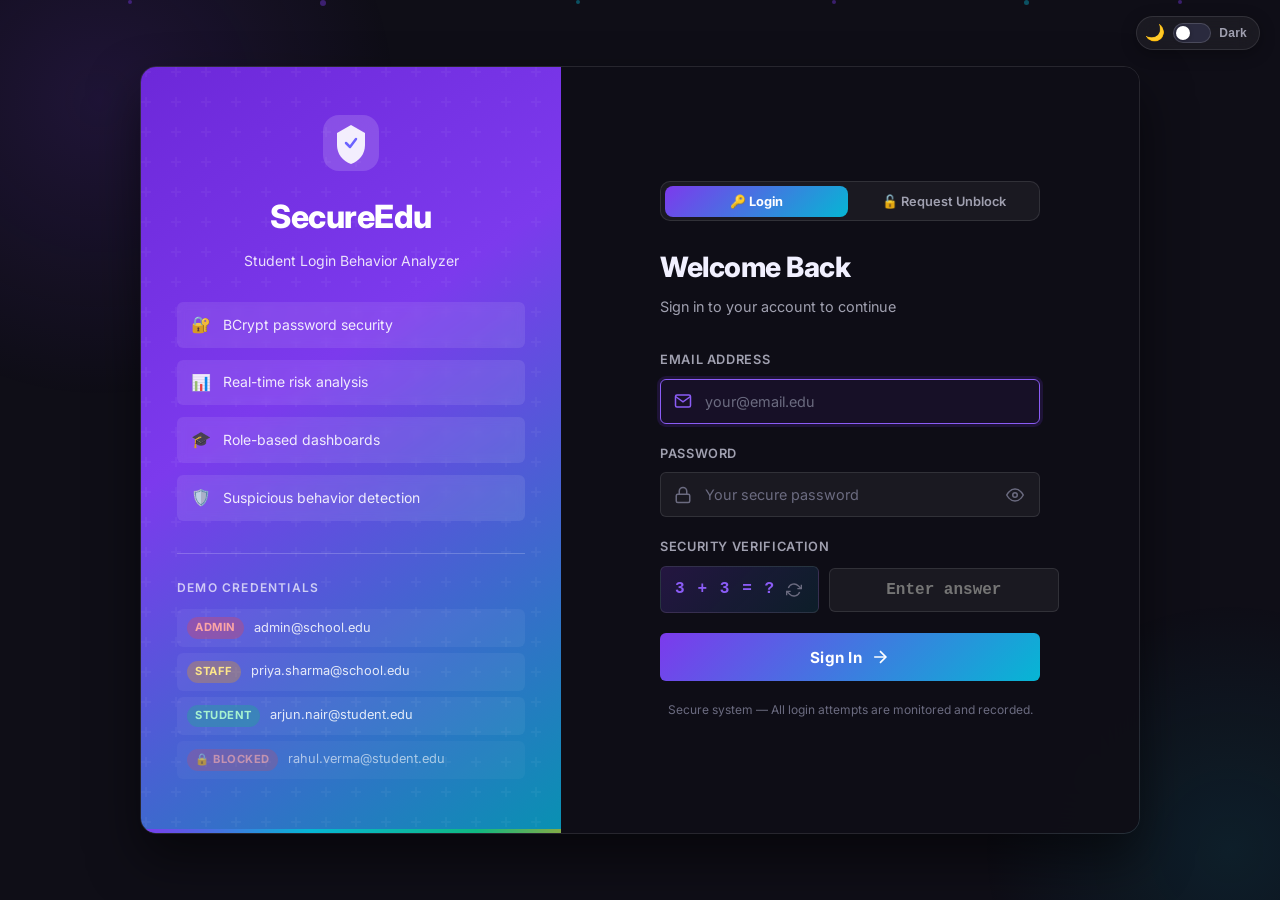
<file: frontend/index.html>
<!DOCTYPE html>
<html lang="en">
<head>
    <meta charset="UTF-8">
    <meta name="viewport" content="width=device-width, initial-scale=1.0">
    <title>SecureEdu — Student Login Behavior Analyzer</title>
    <meta name="description" content="Secure multi-role login system with behavior analytics.">
    <link rel="preconnect" href="https://fonts.googleapis.com">
    <link href="https://fonts.googleapis.com/css2?family=Inter:wght@300;400;500;600;700;800&display=swap" rel="stylesheet">
    <link rel="stylesheet" href="css/style.css">
    <style>
        /* ---- UNBLOCK PANEL ---- */
        .unblock-panel {
            margin-top: 20px;
            background: rgba(239,68,68,0.08);
            border: 1px solid rgba(239,68,68,0.3);
            border-radius: var(--radius-sm);
            overflow: hidden;
            animation: slideIn 0.35s ease;
        }
        .unblock-panel-header {
            padding: 14px 16px;
            background: rgba(239,68,68,0.12);
            display: flex; align-items: center; gap: 10px;
            cursor: pointer; user-select: none;
        }
        .unblock-panel-header h3 {
            font-size: 0.875rem; font-weight: 700;
            color: #f87171; flex: 1;
        }
        .unblock-panel-header .chevron {
            transition: transform 0.3s ease; color: #f87171; font-size: 1rem;
        }
        .unblock-panel-header.open .chevron { transform: rotate(180deg); }
        .unblock-panel-body {
            padding: 16px;
            border-top: 1px solid rgba(239,68,68,0.15);
            display: none;
        }
        .unblock-panel-body.open { display: block; }
        .unblock-panel-body p {
            font-size: 0.8rem; color: var(--text-secondary); margin-bottom: 12px; line-height: 1.5;
        }
        .unblock-panel-body textarea {
            width: 100%; padding: 10px 12px;
            background: var(--bg-card); border: 1px solid var(--border);
            border-radius: var(--radius-xs); color: var(--text-primary);
            font-family: inherit; font-size: 0.85rem;
            resize: vertical; min-height: 80px; outline: none;
            transition: var(--transition); margin-bottom: 10px;
        }
        .unblock-panel-body textarea:focus {
            border-color: #f87171; box-shadow: 0 0 0 3px rgba(239,68,68,0.15);
        }
        .btn-unblock-submit {
            width: 100%; padding: 10px; background: rgba(239,68,68,0.2);
            border: 1px solid rgba(239,68,68,0.4); border-radius: var(--radius-xs);
            color: #f87171; font-family: inherit; font-size: 0.875rem; font-weight: 700;
            cursor: pointer; transition: var(--transition); display: flex;
            align-items: center; justify-content: center; gap: 6px;
        }
        .btn-unblock-submit:hover { background: rgba(239,68,68,0.3); border-color: rgba(239,68,68,0.6); }
        .btn-unblock-submit:disabled { opacity: 0.6; cursor: not-allowed; }

        /* Extra color strips on brand panel */
        .brand-panel-strip {
            position: absolute; bottom: 0; left: 0; right: 0; height: 4px;
            background: linear-gradient(90deg, #7C3AED,#06B6D4,#10B981,#F59E0B,#EF4444,#7C3AED);
            background-size: 200% 100%; animation: rainbow-move 4s linear infinite;
        }
        @keyframes rainbow-move {
            0%   { background-position: 0% 0%; }
            100% { background-position: 200% 0%; }
        }
    </style>
</head>
<body class="login-page">

    <!-- Animated background -->
    <div class="bg-animation">
        <div class="particle"></div><div class="particle"></div><div class="particle"></div>
        <div class="particle"></div><div class="particle"></div><div class="particle"></div>
    </div>

    <!-- ===== LOGIN CONTAINER ===== -->
    <div class="login-wrapper">

        <!-- Left branding panel -->
        <div class="login-brand-panel">
            <div class="brand-panel-strip"></div>
            <div class="brand-content">
                <div class="brand-logo">
                    <svg width="56" height="56" viewBox="0 0 56 56" fill="none">
                        <rect width="56" height="56" rx="16" fill="rgba(255,255,255,0.15)"/>
                        <path d="M28 10L42 18V30C42 38.8 36.4 46.2 28 49C19.6 46.2 14 38.8 14 30V18L28 10Z" fill="white" fill-opacity="0.9"/>
                        <path d="M23 28L27 32L33 24" stroke="#6C63FF" stroke-width="2.5" stroke-linecap="round" stroke-linejoin="round"/>
                    </svg>
                </div>
                <h1 class="brand-title">SecureEdu</h1>
                <p class="brand-subtitle">Student Login Behavior Analyzer</p>

                <div class="brand-features">
                    <div class="feature-item"><span class="feature-icon">🔐</span><span>BCrypt password security</span></div>
                    <div class="feature-item"><span class="feature-icon">📊</span><span>Real-time risk analysis</span></div>
                    <div class="feature-item"><span class="feature-icon">🎓</span><span>Role-based dashboards</span></div>
                    <div class="feature-item"><span class="feature-icon">🛡️</span><span>Suspicious behavior detection</span></div>
                </div>

                <div class="demo-credentials">
                    <p class="cred-title">Demo Credentials</p>
                    <div class="cred-item" onclick="fillCredentials('admin@school.edu','Admin@123')">
                        <span class="cred-role admin">Admin</span>
                        <span class="cred-email">admin@school.edu</span>
                    </div>
                    <div class="cred-item" onclick="fillCredentials('priya.sharma@school.edu','Staff@123')">
                        <span class="cred-role staff">Staff</span>
                        <span class="cred-email">priya.sharma@school.edu</span>
                    </div>
                    <div class="cred-item" onclick="fillCredentials('arjun.nair@student.edu','Student@123')">
                        <span class="cred-role student">Student</span>
                        <span class="cred-email">arjun.nair@student.edu</span>
                    </div>
                    <div class="cred-item" onclick="fillCredentials('rahul.verma@student.edu','Student@123')" style="opacity:0.7;">
                        <span class="cred-role" style="background:rgba(239,68,68,0.3);color:#fca5a5;">🔒 Blocked</span>
                        <span class="cred-email">rahul.verma@student.edu</span>
                    </div>
                </div>
            </div>
        </div>

        <!-- Right form panel -->
        <div class="login-form-panel">
            <!-- TABS: Login | Request Unblock -->
            <div class="form-container">

                <!-- Tab switcher -->
                <div id="tabSwitcher" style="display:flex; gap:4px; margin-bottom:24px; background:var(--bg-card); border:1px solid var(--border); border-radius:10px; padding:4px;">
                    <button class="tab-btn active" id="tabLoginBtn" onclick="switchTab('login')" style="flex:1;padding:8px 12px;border:none;border-radius:8px;background:linear-gradient(135deg,var(--primary),var(--accent));color:#fff;font-family:inherit;font-size:0.8rem;font-weight:700;cursor:pointer;transition:var(--transition);">
                        🔑 Login
                    </button>
                    <button class="tab-btn" id="tabUnblockBtn" onclick="switchTab('unblock')" style="flex:1;padding:8px 12px;border:none;border-radius:8px;background:transparent;color:var(--text-secondary);font-family:inherit;font-size:0.8rem;font-weight:600;cursor:pointer;transition:var(--transition);">
                        🔓 Request Unblock
                    </button>
                </div>

                <!-- ====== TAB 1: LOGIN ====== -->
                <div id="tabLogin">
                    <div class="form-header">
                        <h2>Welcome Back</h2>
                        <p>Sign in to your account to continue</p>
                    </div>

                    <div id="alertBox" class="alert-box" style="display:none;"></div>

                    <form id="loginForm" novalidate>
                        <div class="form-group">
                            <label for="email">Email Address</label>
                            <div class="input-wrapper">
                                <svg class="input-icon" width="18" height="18" viewBox="0 0 24 24" fill="none" stroke="currentColor" stroke-width="2"><path d="M4 4h16c1.1 0 2 .9 2 2v12c0 1.1-.9 2-2 2H4c-1.1 0-2-.9-2-2V6c0-1.1.9-2 2-2z"/><polyline points="22,6 12,13 2,6"/></svg>
                                <input type="email" id="email" name="email" placeholder="your@email.edu" autocomplete="email" required oninput="checkBlockedEmail(this.value)">
                            </div>
                        </div>

                        <div class="form-group">
                            <label for="password">Password</label>
                            <div class="input-wrapper">
                                <svg class="input-icon" width="18" height="18" viewBox="0 0 24 24" fill="none" stroke="currentColor" stroke-width="2"><rect x="3" y="11" width="18" height="11" rx="2" ry="2"/><path d="M7 11V7a5 5 0 0 1 10 0v4"/></svg>
                                <input type="password" id="password" name="password" placeholder="Your secure password" autocomplete="current-password" required>
                                <button type="button" class="toggle-password" onclick="togglePassword()">
                                    <svg width="18" height="18" viewBox="0 0 24 24" fill="none" stroke="currentColor" stroke-width="2"><path d="M1 12s4-8 11-8 11 8 11 8-4 8-11 8-11-8-11-8z"/><circle cx="12" cy="12" r="3"/></svg>
                                </button>
                            </div>
                        </div>

                        <div class="form-group">
                            <label>Security Verification</label>
                            <div class="captcha-box">
                                <div class="captcha-question">
                                    <span id="captchaText" class="captcha-math"></span>
                                    <button type="button" class="captcha-refresh" onclick="generateCaptcha()" title="Refresh">
                                        <svg width="16" height="16" viewBox="0 0 24 24" fill="none" stroke="currentColor" stroke-width="2"><polyline points="23 4 23 10 17 10"/><polyline points="1 20 1 14 7 14"/><path d="M3.51 9a9 9 0 0 1 14.85-3.36L23 10M1 14l4.64 4.36A9 9 0 0 0 20.49 15"/></svg>
                                    </button>
                                </div>
                                <input type="text" id="captchaAnswer" name="captchaAnswer" placeholder="Enter answer" class="captcha-input" maxlength="4" required autocomplete="off">
                                <input type="hidden" id="captchaExpected" name="captchaExpected">
                            </div>
                        </div>

                        <button type="submit" class="btn-login" id="loginBtn">
                            <span id="loginBtnText">Sign In</span>
                            <svg class="btn-arrow" width="20" height="20" viewBox="0 0 24 24" fill="none" stroke="currentColor" stroke-width="2"><line x1="5" y1="12" x2="19" y2="12"/><polyline points="12 5 19 12 12 19"/></svg>
                        </button>
                    </form>

                    <!-- Score bar -->
                    <div id="scoreIndicator" class="score-indicator" style="display:none;">
                        <div class="score-label">
                            <span>Login Score</span><span id="scoreValue">100</span>
                        </div>
                        <div class="score-bar"><div id="scoreBar" class="score-fill" style="width:100%"></div></div>
                    </div>

                    <!-- Quick unblock hint — shown when blocked email detected -->
                    <div id="blockedHint" style="display:none; margin-top:16px; padding:12px 14px; background:rgba(239,68,68,0.1); border:1px solid rgba(239,68,68,0.25); border-radius:8px; font-size:0.8rem; color:#f87171; animation:slideIn 0.3s ease;">
                        <strong>🔒 Account Blocked?</strong><br>
                        <span style="color:var(--text-secondary);">This email is blocked. </span>
                        <a href="#" onclick="switchTab('unblock'); document.getElementById('unblockEmail').value=document.getElementById('email').value; return false;" style="color:#f87171; font-weight:600; text-decoration:underline;">Request Unblock →</a>
                    </div>

                    <div class="form-footer">
                        <p>Secure system — All login attempts are monitored and recorded.</p>
                    </div>
                </div>

                <!-- ====== TAB 2: REQUEST UNBLOCK ====== -->
                <div id="tabUnblock" style="display:none;">
                    <div class="form-header">
                        <h2 style="color:#f87171;">🔓 Request Unblock</h2>
                        <p>Blocked students can submit an unblock request to their staff.</p>
                    </div>

                    <div id="unblockAlert" class="alert-box" style="display:none;"></div>
                    <div id="unblockSuccess" style="display:none; text-align:center; padding:24px;">
                        <div style="font-size:3rem; margin-bottom:12px;">✅</div>
                        <div style="font-size:1.1rem; font-weight:700; color:var(--success); margin-bottom:8px;">Request Submitted!</div>
                        <p style="font-size:0.875rem; color:var(--text-secondary);">Your unblock request has been sent to the staff. You will be able to login once they approve it.</p>
                        <button class="btn-login" onclick="switchTab('login')" style="margin-top:16px; background:linear-gradient(135deg,#10B981,#06B6D4);">Back to Login</button>
                    </div>

                    <form id="unblockForm" novalidate>
                        <div class="form-group">
                            <label for="unblockEmail">Your Student Email</label>
                            <div class="input-wrapper">
                                <svg class="input-icon" width="18" height="18" viewBox="0 0 24 24" fill="none" stroke="currentColor" stroke-width="2"><path d="M4 4h16c1.1 0 2 .9 2 2v12c0 1.1-.9 2-2 2H4c-1.1 0-2-.9-2-2V6c0-1.1.9-2 2-2z"/><polyline points="22,6 12,13 2,6"/></svg>
                                <input type="email" id="unblockEmail" placeholder="your@student.edu" required autocomplete="email">
                            </div>
                        </div>

                        <div class="form-group">
                            <label for="unblockReason">Reason for Unblock Request</label>
                            <textarea id="unblockReason" style="width:100%; padding:12px 14px; background:var(--bg-card); border:1px solid var(--border); border-radius:var(--radius-xs); color:var(--text-primary); font-family:inherit; font-size:0.875rem; resize:vertical; min-height:90px; outline:none;" placeholder="Explain why your account should be unblocked. E.g.: I accidentally entered the wrong password multiple times. I am requesting reinstatement..."></textarea>
                        </div>

                        <button type="submit" class="btn-login" id="unblockBtn" style="background:linear-gradient(135deg,#EF4444,#F59E0B);">
                            <span id="unblockBtnText">📩 Send Unblock Request</span>
                        </button>

                        <div style="margin-top:14px; text-align:center;">
                            <a href="#" onclick="switchTab('login'); return false;" style="font-size:0.8rem; color:var(--text-muted);">← Back to Login</a>
                        </div>
                    </form>

                    <div class="form-footer" style="margin-top:16px;">
                        <p>Only blocked student accounts can submit unblock requests. Staff and admin accounts should contact the system administrator.</p>
                    </div>
                </div>

            </div>
        </div>
    </div>

    <script src="js/config.js"></script>
    <script src="js/ui-utils.js"></script>
    <script>
    // ============================================================
    // CAPTCHA
    // ============================================================
    function generateCaptcha() {
        const ops = ['+', '-', '×'];
        const op = ops[Math.floor(Math.random() * ops.length)];
        let a, b, answer;
        switch(op) {
            case '+': a=rand(1,15); b=rand(1,15); answer=a+b; break;
            case '-': a=rand(5,20); b=rand(1,a);  answer=a-b; break;
            case '×': a=rand(2,9);  b=rand(2,9);  answer=a*b; break;
        }
        document.getElementById('captchaText').textContent = `${a} ${op} ${b} = ?`;
        document.getElementById('captchaExpected').value = answer;
        document.getElementById('captchaAnswer').value = '';
    }
    function rand(min, max) { return Math.floor(Math.random()*(max-min+1))+min; }

    // ============================================================
    // TAB SWITCHER
    // ============================================================
    function switchTab(tab) {
        const loginTab   = document.getElementById('tabLogin');
        const unblockTab = document.getElementById('tabUnblock');
        const loginBtn   = document.getElementById('tabLoginBtn');
        const unbBtn     = document.getElementById('tabUnblockBtn');

        if (tab === 'login') {
            loginTab.style.display   = 'block';
            unblockTab.style.display = 'none';
            loginBtn.style.background = 'linear-gradient(135deg,var(--primary),var(--accent))';
            loginBtn.style.color = '#fff';
            unbBtn.style.background = 'transparent';
            unbBtn.style.color = 'var(--text-secondary)';
        } else {
            loginTab.style.display   = 'none';
            unblockTab.style.display = 'block';
            unbBtn.style.background = 'linear-gradient(135deg,#EF4444,#F59E0B)';
            unbBtn.style.color = '#fff';
            loginBtn.style.background = 'transparent';
            loginBtn.style.color = 'var(--text-secondary)';
        }
    }

    // ============================================================
    // CHECK IF EMAIL IS BLOCKED (live check as user types)
    // ============================================================
    let blockCheckTimer = null;
    function checkBlockedEmail(email) {
        clearTimeout(blockCheckTimer);
        const hint = document.getElementById('blockedHint');
        if (!email || !email.includes('@')) { hint.style.display='none'; return; }
        blockCheckTimer = setTimeout(async () => {
            try {
                const r = await fetch(`${window.ENV.API_BASE_URL}/api/public-unblock?email=${encodeURIComponent(email)}`, { credentials: 'include' });
                const d = await r.json();
                hint.style.display = d.blocked ? 'block' : 'none';
            } catch(e) { hint.style.display = 'none'; }
        }, 600);
    }

    // ============================================================
    // FILL CREDENTIALS
    // ============================================================
    function fillCredentials(email, password) {
        document.getElementById('email').value    = email;
        document.getElementById('password').value = password;
        document.getElementById('captchaAnswer').focus();
        showAlert('Credentials filled! Enter the CAPTCHA to login.', 'info');
        checkBlockedEmail(email);
    }

    function togglePassword() {
        const p = document.getElementById('password');
        p.type = p.type === 'password' ? 'text' : 'password';
    }

    // ============================================================
    // ALERT
    // ============================================================
    function showAlert(message, type, boxId='alertBox') {
        const box = document.getElementById(boxId);
        const icons = { error:'⛔', success:'✅', warning:'⚠️', info:'ℹ️', blocked:'🔒' };
        box.innerHTML = `<span class="alert-icon">${icons[type]||'ℹ️'}</span> ${message}`;
        box.className = `alert-box ${type}`;
        box.style.display = 'flex';
        if (type==='success'||type==='info') setTimeout(()=>{ box.style.display='none'; }, 5000);
    }

    function updateScoreBar(score) {
        const ind = document.getElementById('scoreIndicator');
        const bar = document.getElementById('scoreBar');
        const val = document.getElementById('scoreValue');
        ind.style.display = 'block';
        val.textContent = score+'/100';
        bar.style.width = score+'%';
        bar.style.background = score>60 ? 'linear-gradient(90deg,#22c55e,#4ade80)'
                             : score>30 ? 'linear-gradient(90deg,#f59e0b,#fbbf24)'
                             :            'linear-gradient(90deg,#ef4444,#f87171)';
    }

    // ============================================================
    // LOGIN FORM SUBMIT
    // ============================================================
    document.getElementById('loginForm').addEventListener('submit', async function(e) {
        e.preventDefault();
        const btn = document.getElementById('loginBtn');
        const txt = document.getElementById('loginBtnText');
        document.getElementById('alertBox').style.display = 'none';
        btn.disabled = true; txt.textContent = 'Signing in...'; btn.classList.add('loading');

        const params = new URLSearchParams(new FormData(this));
        try {
            const resp = await fetch(`${window.ENV.API_BASE_URL}/login`, { method:'POST', credentials: 'include', headers:{'Content-Type':'application/x-www-form-urlencoded'}, body:params.toString() });
            if (resp.redirected) { showAlert('Login successful! Redirecting...','success'); window.location.href=resp.url; return; }
            const data = await resp.json();
            if (data.success) {
                showAlert('Login successful! Redirecting...','success');
                window.location.href = data.redirect || './';
            } else {
                const type = (data.errorType==='blocked'||data.errorType==='auto_blocked') ? 'blocked' : 'error';
                showAlert(data.message, type);
                const m = data.message.match(/Login score: (\d+)/);
                if (m) updateScoreBar(parseInt(m[1]));
                // Auto-show unblock hint if blocked
                if (type === 'blocked') document.getElementById('blockedHint').style.display = 'block';
                generateCaptcha();
            }
        } catch(err) {
            showAlert('Connection error. Please try again.','error');
        } finally {
            btn.disabled=false; txt.textContent='Sign In'; btn.classList.remove('loading');
        }
    });

    // ============================================================
    // UNBLOCK FORM SUBMIT
    // ============================================================
    document.getElementById('unblockForm').addEventListener('submit', async function(e) {
        e.preventDefault();
        const email  = document.getElementById('unblockEmail').value.trim();
        const reason = document.getElementById('unblockReason').value.trim();
        if (!email) { showAlert('Please enter your email address','error','unblockAlert'); return; }

        const btn = document.getElementById('unblockBtn');
        const txt = document.getElementById('unblockBtnText');
        btn.disabled=true; txt.textContent='Sending...';
        document.getElementById('unblockAlert').style.display='none';

        try {
            const resp = await fetch(`${window.ENV.API_BASE_URL}/api/public-unblock`, {
                method:'POST',
                credentials: 'include',
                headers:{'Content-Type':'application/x-www-form-urlencoded'},
                body:`email=${encodeURIComponent(email)}&reason=${encodeURIComponent(reason)}`
            });
            const data = await resp.json();
            if (data.success) {
                document.getElementById('unblockForm').style.display   = 'none';
                document.getElementById('unblockSuccess').style.display = 'block';
            } else {
                showAlert(data.message,'error','unblockAlert');
            }
        } catch(err) {
            showAlert('Connection error. Please try again.','error','unblockAlert');
        } finally {
            btn.disabled=false; txt.textContent='📩 Send Unblock Request';
        }
    });

    // ============================================================
    // INIT
    // ============================================================
    document.addEventListener('DOMContentLoaded', function() {
        generateCaptcha();
        document.getElementById('email').focus();
    });
    </script>
</body>
</html>
</file>
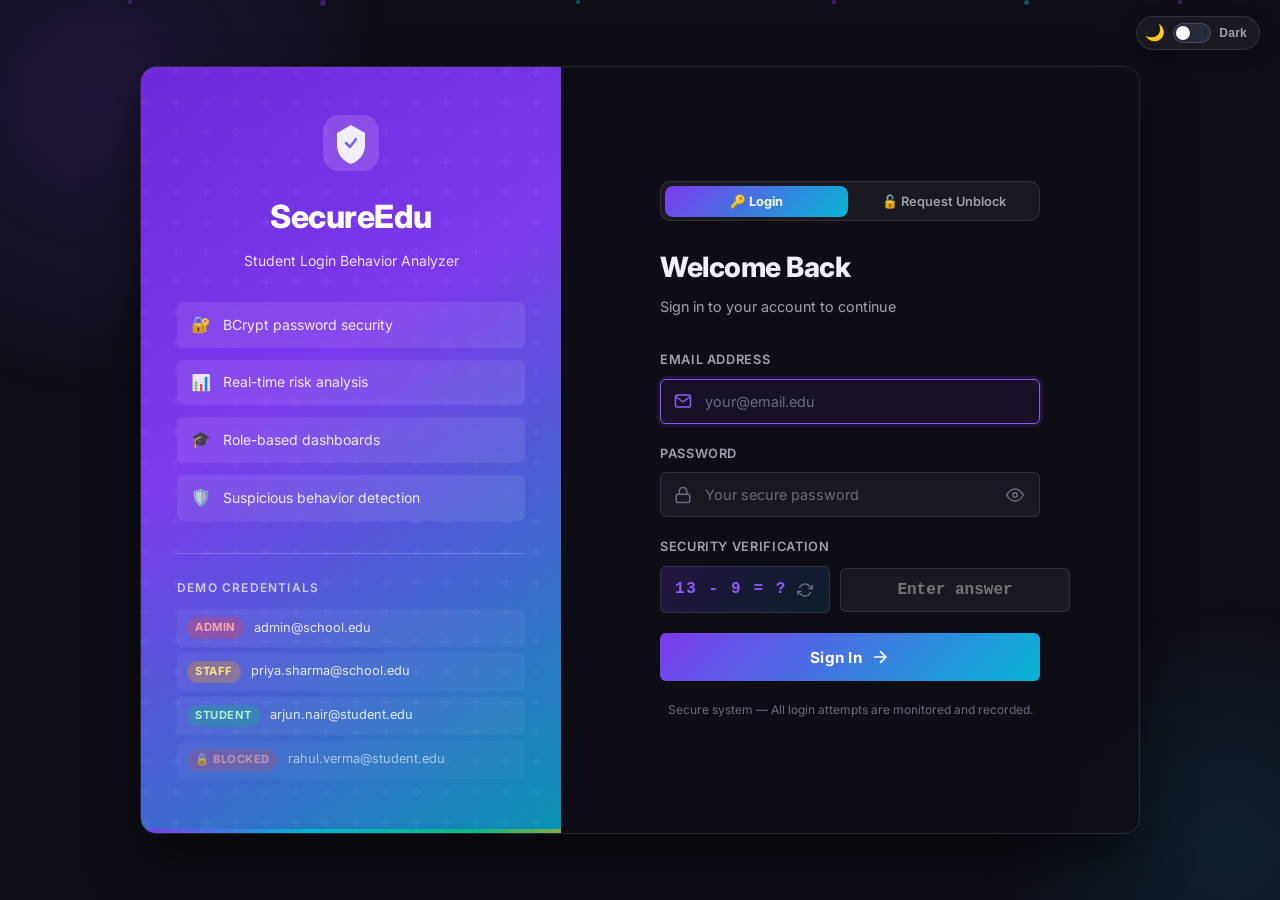
<file: src/main/webapp/index.html>
<!DOCTYPE html>
<html lang="en">
<head>
    <meta charset="UTF-8">
    <meta name="viewport" content="width=device-width, initial-scale=1.0">
    <title>SecureEdu — Student Login Behavior Analyzer</title>
    <meta name="description" content="Secure multi-role login system with behavior analytics.">
    <link rel="preconnect" href="https://fonts.googleapis.com">
    <link href="https://fonts.googleapis.com/css2?family=Inter:wght@300;400;500;600;700;800&display=swap" rel="stylesheet">
    <link rel="stylesheet" href="css/style.css">
    <style>
        /* ---- UNBLOCK PANEL ---- */
        .unblock-panel {
            margin-top: 20px;
            background: rgba(239,68,68,0.08);
            border: 1px solid rgba(239,68,68,0.3);
            border-radius: var(--radius-sm);
            overflow: hidden;
            animation: slideIn 0.35s ease;
        }
        .unblock-panel-header {
            padding: 14px 16px;
            background: rgba(239,68,68,0.12);
            display: flex; align-items: center; gap: 10px;
            cursor: pointer; user-select: none;
        }
        .unblock-panel-header h3 {
            font-size: 0.875rem; font-weight: 700;
            color: #f87171; flex: 1;
        }
        .unblock-panel-header .chevron {
            transition: transform 0.3s ease; color: #f87171; font-size: 1rem;
        }
        .unblock-panel-header.open .chevron { transform: rotate(180deg); }
        .unblock-panel-body {
            padding: 16px;
            border-top: 1px solid rgba(239,68,68,0.15);
            display: none;
        }
        .unblock-panel-body.open { display: block; }
        .unblock-panel-body p {
            font-size: 0.8rem; color: var(--text-secondary); margin-bottom: 12px; line-height: 1.5;
        }
        .unblock-panel-body textarea {
            width: 100%; padding: 10px 12px;
            background: var(--bg-card); border: 1px solid var(--border);
            border-radius: var(--radius-xs); color: var(--text-primary);
            font-family: inherit; font-size: 0.85rem;
            resize: vertical; min-height: 80px; outline: none;
            transition: var(--transition); margin-bottom: 10px;
        }
        .unblock-panel-body textarea:focus {
            border-color: #f87171; box-shadow: 0 0 0 3px rgba(239,68,68,0.15);
        }
        .btn-unblock-submit {
            width: 100%; padding: 10px; background: rgba(239,68,68,0.2);
            border: 1px solid rgba(239,68,68,0.4); border-radius: var(--radius-xs);
            color: #f87171; font-family: inherit; font-size: 0.875rem; font-weight: 700;
            cursor: pointer; transition: var(--transition); display: flex;
            align-items: center; justify-content: center; gap: 6px;
        }
        .btn-unblock-submit:hover { background: rgba(239,68,68,0.3); border-color: rgba(239,68,68,0.6); }
        .btn-unblock-submit:disabled { opacity: 0.6; cursor: not-allowed; }

        /* Extra color strips on brand panel */
        .brand-panel-strip {
            position: absolute; bottom: 0; left: 0; right: 0; height: 4px;
            background: linear-gradient(90deg, #7C3AED,#06B6D4,#10B981,#F59E0B,#EF4444,#7C3AED);
            background-size: 200% 100%; animation: rainbow-move 4s linear infinite;
        }
        @keyframes rainbow-move {
            0%   { background-position: 0% 0%; }
            100% { background-position: 200% 0%; }
        }
    </style>
</head>
<body class="login-page">

    <!-- Animated background -->
    <div class="bg-animation">
        <div class="particle"></div><div class="particle"></div><div class="particle"></div>
        <div class="particle"></div><div class="particle"></div><div class="particle"></div>
    </div>

    <!-- ===== LOGIN CONTAINER ===== -->
    <div class="login-wrapper">

        <!-- Left branding panel -->
        <div class="login-brand-panel">
            <div class="brand-panel-strip"></div>
            <div class="brand-content">
                <div class="brand-logo">
                    <svg width="56" height="56" viewBox="0 0 56 56" fill="none">
                        <rect width="56" height="56" rx="16" fill="rgba(255,255,255,0.15)"/>
                        <path d="M28 10L42 18V30C42 38.8 36.4 46.2 28 49C19.6 46.2 14 38.8 14 30V18L28 10Z" fill="white" fill-opacity="0.9"/>
                        <path d="M23 28L27 32L33 24" stroke="#6C63FF" stroke-width="2.5" stroke-linecap="round" stroke-linejoin="round"/>
                    </svg>
                </div>
                <h1 class="brand-title">SecureEdu</h1>
                <p class="brand-subtitle">Student Login Behavior Analyzer</p>

                <div class="brand-features">
                    <div class="feature-item"><span class="feature-icon">🔐</span><span>BCrypt password security</span></div>
                    <div class="feature-item"><span class="feature-icon">📊</span><span>Real-time risk analysis</span></div>
                    <div class="feature-item"><span class="feature-icon">🎓</span><span>Role-based dashboards</span></div>
                    <div class="feature-item"><span class="feature-icon">🛡️</span><span>Suspicious behavior detection</span></div>
                </div>

                <div class="demo-credentials">
                    <p class="cred-title">Demo Credentials</p>
                    <div class="cred-item" onclick="fillCredentials('admin@school.edu','Admin@123')">
                        <span class="cred-role admin">Admin</span>
                        <span class="cred-email">admin@school.edu</span>
                    </div>
                    <div class="cred-item" onclick="fillCredentials('priya.sharma@school.edu','Staff@123')">
                        <span class="cred-role staff">Staff</span>
                        <span class="cred-email">priya.sharma@school.edu</span>
                    </div>
                    <div class="cred-item" onclick="fillCredentials('arjun.nair@student.edu','Student@123')">
                        <span class="cred-role student">Student</span>
                        <span class="cred-email">arjun.nair@student.edu</span>
                    </div>
                    <div class="cred-item" onclick="fillCredentials('rahul.verma@student.edu','Student@123')" style="opacity:0.7;">
                        <span class="cred-role" style="background:rgba(239,68,68,0.3);color:#fca5a5;">🔒 Blocked</span>
                        <span class="cred-email">rahul.verma@student.edu</span>
                    </div>
                </div>
            </div>
        </div>

        <!-- Right form panel -->
        <div class="login-form-panel">
            <!-- TABS: Login | Request Unblock -->
            <div class="form-container">

                <!-- Tab switcher -->
                <div id="tabSwitcher" style="display:flex; gap:4px; margin-bottom:24px; background:var(--bg-card); border:1px solid var(--border); border-radius:10px; padding:4px;">
                    <button class="tab-btn active" id="tabLoginBtn" onclick="switchTab('login')" style="flex:1;padding:8px 12px;border:none;border-radius:8px;background:linear-gradient(135deg,var(--primary),var(--accent));color:#fff;font-family:inherit;font-size:0.8rem;font-weight:700;cursor:pointer;transition:var(--transition);">
                        🔑 Login
                    </button>
                    <button class="tab-btn" id="tabUnblockBtn" onclick="switchTab('unblock')" style="flex:1;padding:8px 12px;border:none;border-radius:8px;background:transparent;color:var(--text-secondary);font-family:inherit;font-size:0.8rem;font-weight:600;cursor:pointer;transition:var(--transition);">
                        🔓 Request Unblock
                    </button>
                </div>

                <!-- ====== TAB 1: LOGIN ====== -->
                <div id="tabLogin">
                    <div class="form-header">
                        <h2>Welcome Back</h2>
                        <p>Sign in to your account to continue</p>
                    </div>

                    <div id="alertBox" class="alert-box" style="display:none;"></div>

                    <form id="loginForm" novalidate>
                        <div class="form-group">
                            <label for="email">Email Address</label>
                            <div class="input-wrapper">
                                <svg class="input-icon" width="18" height="18" viewBox="0 0 24 24" fill="none" stroke="currentColor" stroke-width="2"><path d="M4 4h16c1.1 0 2 .9 2 2v12c0 1.1-.9 2-2 2H4c-1.1 0-2-.9-2-2V6c0-1.1.9-2 2-2z"/><polyline points="22,6 12,13 2,6"/></svg>
                                <input type="email" id="email" name="email" placeholder="your@email.edu" autocomplete="email" required oninput="checkBlockedEmail(this.value)">
                            </div>
                        </div>

                        <div class="form-group">
                            <label for="password">Password</label>
                            <div class="input-wrapper">
                                <svg class="input-icon" width="18" height="18" viewBox="0 0 24 24" fill="none" stroke="currentColor" stroke-width="2"><rect x="3" y="11" width="18" height="11" rx="2" ry="2"/><path d="M7 11V7a5 5 0 0 1 10 0v4"/></svg>
                                <input type="password" id="password" name="password" placeholder="Your secure password" autocomplete="current-password" required>
                                <button type="button" class="toggle-password" onclick="togglePassword()">
                                    <svg width="18" height="18" viewBox="0 0 24 24" fill="none" stroke="currentColor" stroke-width="2"><path d="M1 12s4-8 11-8 11 8 11 8-4 8-11 8-11-8-11-8z"/><circle cx="12" cy="12" r="3"/></svg>
                                </button>
                            </div>
                        </div>

                        <div class="form-group">
                            <label>Security Verification</label>
                            <div class="captcha-box">
                                <div class="captcha-question">
                                    <span id="captchaText" class="captcha-math"></span>
                                    <button type="button" class="captcha-refresh" onclick="generateCaptcha()" title="Refresh">
                                        <svg width="16" height="16" viewBox="0 0 24 24" fill="none" stroke="currentColor" stroke-width="2"><polyline points="23 4 23 10 17 10"/><polyline points="1 20 1 14 7 14"/><path d="M3.51 9a9 9 0 0 1 14.85-3.36L23 10M1 14l4.64 4.36A9 9 0 0 0 20.49 15"/></svg>
                                    </button>
                                </div>
                                <input type="text" id="captchaAnswer" name="captchaAnswer" placeholder="Enter answer" class="captcha-input" maxlength="4" required autocomplete="off">
                                <input type="hidden" id="captchaExpected" name="captchaExpected">
                            </div>
                        </div>

                        <button type="submit" class="btn-login" id="loginBtn">
                            <span id="loginBtnText">Sign In</span>
                            <svg class="btn-arrow" width="20" height="20" viewBox="0 0 24 24" fill="none" stroke="currentColor" stroke-width="2"><line x1="5" y1="12" x2="19" y2="12"/><polyline points="12 5 19 12 12 19"/></svg>
                        </button>
                    </form>

                    <!-- Score bar -->
                    <div id="scoreIndicator" class="score-indicator" style="display:none;">
                        <div class="score-label">
                            <span>Login Score</span><span id="scoreValue">100</span>
                        </div>
                        <div class="score-bar"><div id="scoreBar" class="score-fill" style="width:100%"></div></div>
                    </div>

                    <!-- Quick unblock hint — shown when blocked email detected -->
                    <div id="blockedHint" style="display:none; margin-top:16px; padding:12px 14px; background:rgba(239,68,68,0.1); border:1px solid rgba(239,68,68,0.25); border-radius:8px; font-size:0.8rem; color:#f87171; animation:slideIn 0.3s ease;">
                        <strong>🔒 Account Blocked?</strong><br>
                        <span style="color:var(--text-secondary);">This email is blocked. </span>
                        <a href="#" onclick="switchTab('unblock'); document.getElementById('unblockEmail').value=document.getElementById('email').value; return false;" style="color:#f87171; font-weight:600; text-decoration:underline;">Request Unblock →</a>
                    </div>

                    <div class="form-footer">
                        <p>Secure system — All login attempts are monitored and recorded.</p>
                    </div>
                </div>

                <!-- ====== TAB 2: REQUEST UNBLOCK ====== -->
                <div id="tabUnblock" style="display:none;">
                    <div class="form-header">
                        <h2 style="color:#f87171;">🔓 Request Unblock</h2>
                        <p>Blocked students can submit an unblock request to their staff.</p>
                    </div>

                    <div id="unblockAlert" class="alert-box" style="display:none;"></div>
                    <div id="unblockSuccess" style="display:none; text-align:center; padding:24px;">
                        <div style="font-size:3rem; margin-bottom:12px;">✅</div>
                        <div style="font-size:1.1rem; font-weight:700; color:var(--success); margin-bottom:8px;">Request Submitted!</div>
                        <p style="font-size:0.875rem; color:var(--text-secondary);">Your unblock request has been sent to the staff. You will be able to login once they approve it.</p>
                        <button class="btn-login" onclick="switchTab('login')" style="margin-top:16px; background:linear-gradient(135deg,#10B981,#06B6D4);">Back to Login</button>
                    </div>

                    <form id="unblockForm" novalidate>
                        <div class="form-group">
                            <label for="unblockEmail">Your Student Email</label>
                            <div class="input-wrapper">
                                <svg class="input-icon" width="18" height="18" viewBox="0 0 24 24" fill="none" stroke="currentColor" stroke-width="2"><path d="M4 4h16c1.1 0 2 .9 2 2v12c0 1.1-.9 2-2 2H4c-1.1 0-2-.9-2-2V6c0-1.1.9-2 2-2z"/><polyline points="22,6 12,13 2,6"/></svg>
                                <input type="email" id="unblockEmail" placeholder="your@student.edu" required autocomplete="email">
                            </div>
                        </div>

                        <div class="form-group">
                            <label for="unblockReason">Reason for Unblock Request</label>
                            <textarea id="unblockReason" style="width:100%; padding:12px 14px; background:var(--bg-card); border:1px solid var(--border); border-radius:var(--radius-xs); color:var(--text-primary); font-family:inherit; font-size:0.875rem; resize:vertical; min-height:90px; outline:none;" placeholder="Explain why your account should be unblocked. E.g.: I accidentally entered the wrong password multiple times. I am requesting reinstatement..."></textarea>
                        </div>

                        <button type="submit" class="btn-login" id="unblockBtn" style="background:linear-gradient(135deg,#EF4444,#F59E0B);">
                            <span id="unblockBtnText">📩 Send Unblock Request</span>
                        </button>

                        <div style="margin-top:14px; text-align:center;">
                            <a href="#" onclick="switchTab('login'); return false;" style="font-size:0.8rem; color:var(--text-muted);">← Back to Login</a>
                        </div>
                    </form>

                    <div class="form-footer" style="margin-top:16px;">
                        <p>Only blocked student accounts can submit unblock requests. Staff and admin accounts should contact the system administrator.</p>
                    </div>
                </div>

            </div>
        </div>
    </div>

    <script src="js/ui-utils.js"></script>
    <script>
    // ============================================================
    // CAPTCHA
    // ============================================================
    function generateCaptcha() {
        const ops = ['+', '-', '×'];
        const op = ops[Math.floor(Math.random() * ops.length)];
        let a, b, answer;
        switch(op) {
            case '+': a=rand(1,15); b=rand(1,15); answer=a+b; break;
            case '-': a=rand(5,20); b=rand(1,a);  answer=a-b; break;
            case '×': a=rand(2,9);  b=rand(2,9);  answer=a*b; break;
        }
        document.getElementById('captchaText').textContent = `${a} ${op} ${b} = ?`;
        document.getElementById('captchaExpected').value = answer;
        document.getElementById('captchaAnswer').value = '';
    }
    function rand(min, max) { return Math.floor(Math.random()*(max-min+1))+min; }

    // ============================================================
    // TAB SWITCHER
    // ============================================================
    function switchTab(tab) {
        const loginTab   = document.getElementById('tabLogin');
        const unblockTab = document.getElementById('tabUnblock');
        const loginBtn   = document.getElementById('tabLoginBtn');
        const unbBtn     = document.getElementById('tabUnblockBtn');

        if (tab === 'login') {
            loginTab.style.display   = 'block';
            unblockTab.style.display = 'none';
            loginBtn.style.background = 'linear-gradient(135deg,var(--primary),var(--accent))';
            loginBtn.style.color = '#fff';
            unbBtn.style.background = 'transparent';
            unbBtn.style.color = 'var(--text-secondary)';
        } else {
            loginTab.style.display   = 'none';
            unblockTab.style.display = 'block';
            unbBtn.style.background = 'linear-gradient(135deg,#EF4444,#F59E0B)';
            unbBtn.style.color = '#fff';
            loginBtn.style.background = 'transparent';
            loginBtn.style.color = 'var(--text-secondary)';
        }
    }

    // ============================================================
    // CHECK IF EMAIL IS BLOCKED (live check as user types)
    // ============================================================
    let blockCheckTimer = null;
    function checkBlockedEmail(email) {
        clearTimeout(blockCheckTimer);
        const hint = document.getElementById('blockedHint');
        if (!email || !email.includes('@')) { hint.style.display='none'; return; }
        blockCheckTimer = setTimeout(async () => {
            try {
                const r = await fetch(`api/public-unblock?email=${encodeURIComponent(email)}`);
                const d = await r.json();
                hint.style.display = d.blocked ? 'block' : 'none';
            } catch(e) { hint.style.display = 'none'; }
        }, 600);
    }

    // ============================================================
    // FILL CREDENTIALS
    // ============================================================
    function fillCredentials(email, password) {
        document.getElementById('email').value    = email;
        document.getElementById('password').value = password;
        document.getElementById('captchaAnswer').focus();
        showAlert('Credentials filled! Enter the CAPTCHA to login.', 'info');
        checkBlockedEmail(email);
    }

    function togglePassword() {
        const p = document.getElementById('password');
        p.type = p.type === 'password' ? 'text' : 'password';
    }

    // ============================================================
    // ALERT
    // ============================================================
    function showAlert(message, type, boxId='alertBox') {
        const box = document.getElementById(boxId);
        const icons = { error:'⛔', success:'✅', warning:'⚠️', info:'ℹ️', blocked:'🔒' };
        box.innerHTML = `<span class="alert-icon">${icons[type]||'ℹ️'}</span> ${message}`;
        box.className = `alert-box ${type}`;
        box.style.display = 'flex';
        if (type==='success'||type==='info') setTimeout(()=>{ box.style.display='none'; }, 5000);
    }

    function updateScoreBar(score) {
        const ind = document.getElementById('scoreIndicator');
        const bar = document.getElementById('scoreBar');
        const val = document.getElementById('scoreValue');
        ind.style.display = 'block';
        val.textContent = score+'/100';
        bar.style.width = score+'%';
        bar.style.background = score>60 ? 'linear-gradient(90deg,#22c55e,#4ade80)'
                             : score>30 ? 'linear-gradient(90deg,#f59e0b,#fbbf24)'
                             :            'linear-gradient(90deg,#ef4444,#f87171)';
    }

    // ============================================================
    // LOGIN FORM SUBMIT
    // ============================================================
    document.getElementById('loginForm').addEventListener('submit', async function(e) {
        e.preventDefault();
        const btn = document.getElementById('loginBtn');
        const txt = document.getElementById('loginBtnText');
        document.getElementById('alertBox').style.display = 'none';
        btn.disabled = true; txt.textContent = 'Signing in...'; btn.classList.add('loading');

        const params = new URLSearchParams(new FormData(this));
        try {
            const resp = await fetch('login', { method:'POST', headers:{'Content-Type':'application/x-www-form-urlencoded'}, body:params.toString() });
            if (resp.redirected) { showAlert('Login successful! Redirecting...','success'); window.location.href=resp.url; return; }
            const data = await resp.json();
            if (data.success) {
                showAlert('Login successful! Redirecting...','success');
                window.location.href = data.redirect || './';
            } else {
                const type = (data.errorType==='blocked'||data.errorType==='auto_blocked') ? 'blocked' : 'error';
                showAlert(data.message, type);
                const m = data.message.match(/Login score: (\d+)/);
                if (m) updateScoreBar(parseInt(m[1]));
                // Auto-show unblock hint if blocked
                if (type === 'blocked') document.getElementById('blockedHint').style.display = 'block';
                generateCaptcha();
            }
        } catch(err) {
            showAlert('Connection error. Please try again.','error');
        } finally {
            btn.disabled=false; txt.textContent='Sign In'; btn.classList.remove('loading');
        }
    });

    // ============================================================
    // UNBLOCK FORM SUBMIT
    // ============================================================
    document.getElementById('unblockForm').addEventListener('submit', async function(e) {
        e.preventDefault();
        const email  = document.getElementById('unblockEmail').value.trim();
        const reason = document.getElementById('unblockReason').value.trim();
        if (!email) { showAlert('Please enter your email address','error','unblockAlert'); return; }

        const btn = document.getElementById('unblockBtn');
        const txt = document.getElementById('unblockBtnText');
        btn.disabled=true; txt.textContent='Sending...';
        document.getElementById('unblockAlert').style.display='none';

        try {
            const resp = await fetch('api/public-unblock', {
                method:'POST',
                headers:{'Content-Type':'application/x-www-form-urlencoded'},
                body:`email=${encodeURIComponent(email)}&reason=${encodeURIComponent(reason)}`
            });
            const data = await resp.json();
            if (data.success) {
                document.getElementById('unblockForm').style.display   = 'none';
                document.getElementById('unblockSuccess').style.display = 'block';
            } else {
                showAlert(data.message,'error','unblockAlert');
            }
        } catch(err) {
            showAlert('Connection error. Please try again.','error','unblockAlert');
        } finally {
            btn.disabled=false; txt.textContent='📩 Send Unblock Request';
        }
    });

    // ============================================================
    // INIT
    // ============================================================
    document.addEventListener('DOMContentLoaded', function() {
        generateCaptcha();
        document.getElementById('email').focus();
    });
    </script>
</body>
</html>
</file>
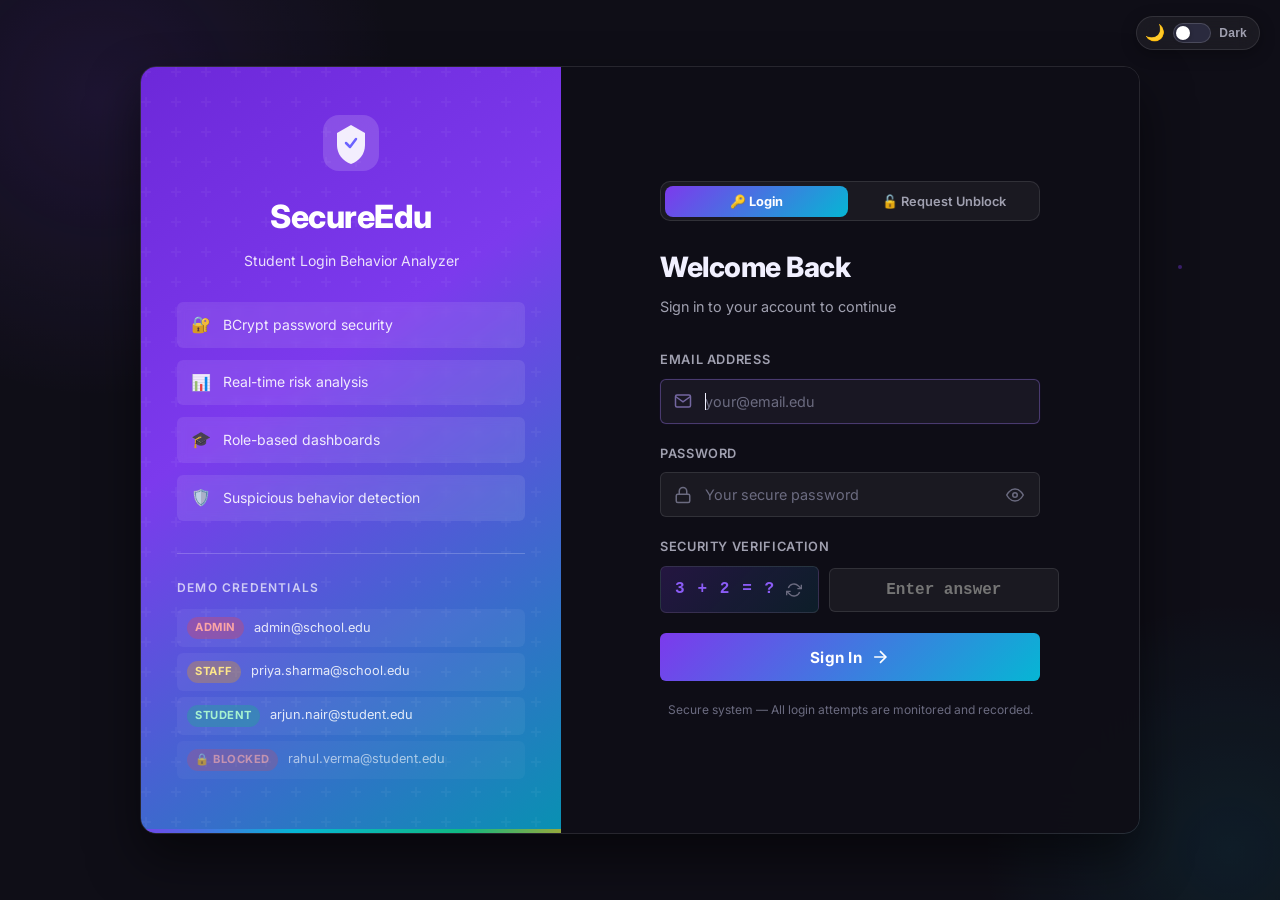
<file: frontend/staff-dashboard.html>
<!DOCTYPE html>
<html lang="en">
<head>
    <meta charset="UTF-8">
    <meta name="viewport" content="width=device-width, initial-scale=1.0">
    <title>Staff Dashboard — SecureEdu</title>
    <link rel="preconnect" href="https://fonts.googleapis.com">
    <link href="https://fonts.googleapis.com/css2?family=Inter:wght@300;400;500;600;700;800&display=swap" rel="stylesheet">
    <link rel="stylesheet" href="css/style.css">
    <script src="js/fireworks.js"></script>
    <script src="js/config.js"></script>
    <script src="js/ui-utils.js"></script>
</head>
<body class="dashboard-page staff-role">
<aside class="sidebar">
    <div class="sidebar-header">
        <div class="sidebar-logo">👨‍🏫</div>
        <div><div class="sidebar-app-name">SecureEdu</div><div class="sidebar-role">Staff Portal</div></div>
    </div>
    <nav class="sidebar-nav">
        <div class="nav-section-title">Overview</div>
        <div class="nav-item active" onclick="showSection('overview',this)">
            <svg class="nav-icon" viewBox="0 0 24 24" fill="none" stroke="currentColor" stroke-width="2"><rect x="3" y="3" width="7" height="7"/><rect x="14" y="3" width="7" height="7"/><rect x="14" y="14" width="7" height="7"/><rect x="3" y="14" width="7" height="7"/></svg>Dashboard
        </div>
        <div class="nav-section-title">Students</div>
        <div class="nav-item" onclick="showSection('students',this)">
            <svg class="nav-icon" viewBox="0 0 24 24" fill="none" stroke="currentColor" stroke-width="2"><path d="M17 21v-2a4 4 0 0 0-4-4H5a4 4 0 0 0-4 4v2"/><circle cx="9" cy="7" r="4"/></svg>All Students
        </div>
        <div class="nav-item" onclick="showSection('unblock',this)">
            <svg class="nav-icon" viewBox="0 0 24 24" fill="none" stroke="currentColor" stroke-width="2"><rect x="3" y="11" width="18" height="11" rx="2"/><path d="M7 11V7a5 5 0 0 1 9.9-1"/></svg>
            Unblock Requests <span id="unblockBadge" class="badge danger ml-auto" style="display:none;"></span>
        </div>
        <div class="nav-section-title">Academics</div>
        <div class="nav-item" onclick="showSection('subjects',this)">
            <svg class="nav-icon" viewBox="0 0 24 24" fill="none" stroke="currentColor" stroke-width="2"><path d="M2 3h6a4 4 0 0 1 4 4v14a3 3 0 0 0-3-3H2z"/><path d="M22 3h-6a4 4 0 0 0-4 4v14a3 3 0 0 1 3-3h7z"/></svg>My Subjects
        </div>
        <div class="nav-item" onclick="showSection('marks',this)">
            <svg class="nav-icon" viewBox="0 0 24 24" fill="none" stroke="currentColor" stroke-width="2"><polyline points="22 12 18 12 15 21 9 3 6 12 2 12"/></svg>Update Marks
        </div>
    </nav>
    <div class="sidebar-footer">
        <div class="user-card">
            <div class="user-avatar" id="userAvatar">S</div>
            <div class="user-info"><div class="user-name" id="sidebarName">Loading...</div><div class="user-role">Staff Member</div></div>
        </div>
        <button class="btn-logout" onclick="window.location.href=`${window.ENV.API_BASE_URL}/logout`">Sign Out</button>
    </div>
</aside>

<main class="dashboard-main">
    <div class="dashboard-topbar">
        <div><div class="topbar-title" id="pageTitle">Staff Dashboard</div><div class="topbar-subtitle" id="pageSubtitle">Manage students and track performance.</div></div>
    </div>
    <div class="dashboard-content">

        <!-- OVERVIEW -->
        <div id="section-overview" class="section">
            <div class="stats-grid">
                <div class="stat-card primary"><div class="stat-icon primary">🎓</div><div class="stat-value" id="stat-total">--</div><div class="stat-label">Total Students</div></div>
                <div class="stat-card danger"><div class="stat-icon danger">🔒</div><div class="stat-value" id="stat-blocked">--</div><div class="stat-label">Blocked Students</div></div>
                <div class="stat-card warning"><div class="stat-icon warning">⚠️</div><div class="stat-value" id="stat-lowScore">--</div><div class="stat-label">Low Score Students</div></div>
                <div class="stat-card info"><div class="stat-icon info">📬</div><div class="stat-value" id="stat-pending">--</div><div class="stat-label">Pending Requests</div></div>
            </div>
            <div class="card">
                <div class="card-header"><div class="card-title">Welcome, <span id="welcomeName">Staff</span></div><div class="card-subtitle" id="staffInfo">--</div></div>
                <div class="card-body" style="text-align:center;padding:28px;">
                    <p style="color:var(--text-secondary);margin-bottom:16px;">Navigate using the sidebar to manage students, subjects, marks, and unblock requests.</p>
                    <div style="display:flex;gap:12px;justify-content:center;flex-wrap:wrap;">
                        <button class="btn btn-primary" onclick="showSection('students',null)">View Students</button>
                        <button class="btn btn-warning" onclick="showSection('unblock',null)">Unblock Requests</button>
                        <button class="btn btn-ghost" onclick="showSection('subjects',null)">Manage Subjects</button>
                    </div>
                </div>
            </div>
        </div>

        <!-- STUDENTS -->
        <div id="section-students" class="section" style="display:none;">
            <div class="card">
                <div class="card-header">
                    <div class="card-title">All Students</div>
                    <div class="search-wrapper">
                        <svg class="search-icon" width="16" height="16" viewBox="0 0 24 24" fill="none" stroke="currentColor" stroke-width="2"><circle cx="11" cy="11" r="8"/><line x1="21" y1="21" x2="16.65" y2="16.65"/></svg>
                        <input type="text" class="search-input" placeholder="Search..." id="studentSearch" oninput="filterStudents()">
                    </div>
                </div>
                <div class="table-wrap">
                    <table class="data-table">
                        <thead><tr><th>Name</th><th>Roll No</th><th>Dept</th><th>Attendance</th><th>Grade</th><th>Score</th><th>Status</th><th>Last Login</th><th>Fails</th><th>Actions</th></tr></thead>
                        <tbody id="studentsBody"><tr><td colspan="10" class="text-center" style="padding:40px;"><div class="spinner"></div></td></tr></tbody>
                    </table>
                </div>
            </div>
        </div>

        <!-- UNBLOCK -->
        <div id="section-unblock" class="section" style="display:none;">
            <div class="card">
                <div class="card-header"><div class="card-title">Pending Unblock Requests</div></div>
                <div class="table-wrap">
                    <table class="data-table">
                        <thead><tr><th>Student</th><th>Email</th><th>Score</th><th>Reason</th><th>Requested</th><th>Actions</th></tr></thead>
                        <tbody id="unblockBody"><tr><td colspan="6" class="text-center" style="padding:40px;"><div class="spinner"></div></td></tr></tbody>
                    </table>
                </div>
            </div>
        </div>

        <!-- SUBJECTS -->
        <div id="section-subjects" class="section" style="display:none;">
            <div class="card mb-6">
                <div class="card-header"><div class="card-title">Add New Subject</div></div>
                <div class="card-body">
                    <div style="display:flex;gap:12px;flex-wrap:wrap;align-items:flex-end;">
                        <div style="flex:2;min-width:180px;"><label class="form-label">Subject Name</label><input type="text" id="subjectName" class="form-control" placeholder="Data Structures"></div>
                        <div style="flex:1;min-width:120px;"><label class="form-label">Code</label><input type="text" id="subjectCode" class="form-control" placeholder="CS301"></div>
                        <div style="flex:1;min-width:100px;"><label class="form-label">Credits</label><input type="number" id="subjectCredits" class="form-control" value="3" min="1" max="6"></div>
                        <button class="btn btn-primary" onclick="addSubject()">Add Subject</button>
                    </div>
                </div>
            </div>
            <div class="card">
                <div class="card-header"><div class="card-title">My Subjects</div></div>
                <div class="table-wrap">
                    <table class="data-table">
                        <thead><tr><th>Subject</th><th>Code</th><th>Credits</th><th>Enrolled</th></tr></thead>
                        <tbody id="subjectsBody"><tr><td colspan="4" class="text-center" style="padding:40px;"><div class="spinner"></div></td></tr></tbody>
                    </table>
                </div>
            </div>
        </div>

        <!-- MARKS -->
        <div id="section-marks" class="section" style="display:none;">
            <div class="card mb-6">
                <div class="card-header"><div class="card-title">Update Student Marks</div></div>
                <div class="card-body">
                    <div style="display:flex;gap:12px;flex-wrap:wrap;align-items:flex-end;">
                        <div style="flex:2;min-width:180px;"><label class="form-label">Subject</label><select id="marksSubject" class="form-control filter-select" style="width:100%;" onchange="loadSubjectMarks()"><option value="">-- Select Subject --</option></select></div>
                        <div style="flex:2;min-width:180px;"><label class="form-label">Student</label><select id="marksStudent" class="form-control filter-select" style="width:100%;"><option value="">-- Select Student --</option></select></div>
                        <div style="flex:1;min-width:100px;"><label class="form-label">Marks</label><input type="number" id="marksValue" class="form-control" placeholder="0" min="0"></div>
                        <div style="flex:1;min-width:100px;"><label class="form-label">Max</label><input type="number" id="maxMarksValue" class="form-control" value="100" min="1"></div>
                        <button class="btn btn-primary" onclick="updateMarks()">Update</button>
                    </div>
                </div>
            </div>
            <div class="card">
                <div class="card-header"><div class="card-title">Current Marks for Subject</div></div>
                <div class="table-wrap">
                    <table class="data-table">
                        <thead><tr><th>Student</th><th>Marks</th><th>Max</th><th>Percentage</th></tr></thead>
                        <tbody id="currentMarksBody"><tr><td colspan="4" class="text-center" style="padding:40px;color:var(--text-muted);">Select a subject</td></tr></tbody>
                    </table>
                </div>
            </div>
        </div>

    </div>
</main>

<!-- History Modal -->
<div class="modal-overlay" id="historyModal">
    <div class="modal" style="max-width:680px;">
        <div class="modal-header"><div class="modal-title" id="historyModalTitle">Login History</div><button class="modal-close" onclick="closeModal('historyModal')">×</button></div>
        <div class="modal-body" style="max-height:60vh;overflow-y:auto;">
            <table class="data-table"><thead><tr><th>Time</th><th>IP</th><th>Device</th><th>Status</th><th>Risk</th></tr></thead>
            <tbody id="historyModalBody"></tbody></table>
        </div>
    </div>
</div>

<div class="toast-container" id="toastContainer"></div>

<script>
let allStudents=[], staffData=null, mySubjects=[];
window.addEventListener('DOMContentLoaded',async()=>{
    const auth = await window.requireAuth('staff');
    if(!auth) return;
    
    setTimeout(()=>{ if(window.SecureEduFireworks) window.SecureEduFireworks.launch(); }, 200);
    await loadDashboard(); await loadStudents();
});

async function loadDashboard(){
    const r=await apiFetch('api/staff?action=dashboard'); if(!r.success)return;
    staffData=r;
    document.getElementById('sidebarName').textContent=r.staff.name;
    document.getElementById('userAvatar').textContent=r.staff.name.charAt(0).toUpperCase();
    document.getElementById('welcomeName').textContent=r.staff.name.split(' ')[0];
    document.getElementById('staffInfo').textContent=r.staff.designation+' — '+r.staff.department;
    document.getElementById('stat-total').textContent=r.summary.totalStudents;
    document.getElementById('stat-blocked').textContent=r.summary.blockedStudents;
    document.getElementById('stat-lowScore').textContent=r.summary.lowScoreStudents;
    document.getElementById('stat-pending').textContent=r.summary.pendingRequests;
    if(r.summary.pendingRequests>0){ const b=document.getElementById('unblockBadge'); b.textContent=r.summary.pendingRequests; b.style.display='inline-flex'; }
}

async function loadStudents(){
    const r=await apiFetch('api/staff?action=students'); if(!r.success)return;
    allStudents=r.students; renderStudents(allStudents);
}

function renderStudents(students){
    const tb=document.getElementById('studentsBody');
    if(!students.length){ tb.innerHTML='<tr><td colspan="10" class="text-center" style="padding:40px;color:var(--text-muted);">No students found</td></tr>'; return; }
    tb.innerHTML=students.map(s=>{
        const sc=s.loginScore>60?'var(--success)':s.loginScore>30?'var(--warning)':'var(--danger)';
        return `<tr>
            <td style="font-weight:600;">${s.name}</td>
            <td><code>${s.rollNumber||'--'}</code></td>
            <td>${s.department||'--'}</td>
            <td>${s.attendance}%</td>
            <td><span class="badge ${s.grade==='A+'||s.grade==='A'?'success':s.grade==='B'?'info':'warning'}">${s.grade}</span></td>
            <td style="color:${sc};font-weight:700;">${s.loginScore}</td>
            <td><span class="badge ${s.status==='active'?'success':'danger'}">${s.status}</span></td>
            <td style="font-size:0.8rem;">${formatDate(s.lastLogin)}</td>
            <td style="color:var(--danger);font-weight:600;">${s.totalFails}</td>
            <td><div style="display:flex;gap:4px;">
                <button class="btn btn-ghost btn-sm" onclick="viewHistory(${s.id},'${esc(s.name)}')">📋</button>
                ${s.status==='active'?`<button class="btn btn-danger btn-sm" onclick="blockStudent(${s.id},'${esc(s.name)}')">🔒 Block</button>`:'<span class="badge muted">Blocked</span>'}
            </div></td>
        </tr>`;
    }).join('');
}

function filterStudents(){
    const q=document.getElementById('studentSearch').value.toLowerCase();
    renderStudents(allStudents.filter(s=>s.name.toLowerCase().includes(q)||(s.rollNumber&&s.rollNumber.toLowerCase().includes(q))));
}

async function loadUnblockRequests(){
    const r=await apiFetch('api/staff?action=unblockRequests'); if(!r.success)return;
    const tb=document.getElementById('unblockBody');
    if(!r.requests.length){ tb.innerHTML='<tr><td colspan="6" class="text-center" style="padding:40px;color:var(--text-muted);">No pending requests</td></tr>'; return; }
    tb.innerHTML=r.requests.map(req=>`<tr>
        <td style="font-weight:600;">${req.studentName}</td>
        <td>${req.studentEmail}</td>
        <td style="color:var(--danger);font-weight:700;">${req.loginScore}/100</td>
        <td style="max-width:200px;font-size:0.8rem;">${req.reason||'--'}</td>
        <td style="font-size:0.8rem;">${formatDate(req.requestedAt)}</td>
        <td><div style="display:flex;gap:6px;">
            <button class="btn btn-success btn-sm" onclick="approveUnblock(${req.id})">✅ Approve</button>
            <button class="btn btn-danger btn-sm" onclick="rejectUnblock(${req.id})">❌ Reject</button>
        </div></td>
    </tr>`).join('');
}

async function loadSubjects(){
    const r=await apiFetch('api/staff?action=subjects'); if(!r.success)return;
    mySubjects=r.subjects;
    const tb=document.getElementById('subjectsBody');
    tb.innerHTML=r.subjects.length?r.subjects.map(s=>`<tr>
        <td style="font-weight:600;">${s.subjectName}</td>
        <td><code style="color:var(--primary-light);">${s.subjectCode}</code></td>
        <td>${s.credits} credits</td>
        <td><span class="badge info">${s.enrolledCount} enrolled</span></td>
    </tr>`).join(''):'<tr><td colspan="4" class="text-center" style="padding:32px;color:var(--text-muted);">No subjects yet</td></tr>';
    const sel=document.getElementById('marksSubject');
    sel.innerHTML='<option value="">-- Select Subject --</option>'+r.subjects.map(s=>`<option value="${s.id}">${s.subjectName} (${s.subjectCode})</option>`).join('');
}

async function loadSubjectMarks(){
    const sid=document.getElementById('marksSubject').value; if(!sid)return;
    document.getElementById('marksStudent').innerHTML=allStudents.map(s=>`<option value="${s.id}">${s.name} (${s.rollNumber||'N/A'})</option>`).join('');
    const r=await apiFetch(`api/staff?action=marksBySubject&subjectId=${sid}`); if(!r.success)return;
    const tb=document.getElementById('currentMarksBody');
    tb.innerHTML=r.marks.length?r.marks.map(m=>`<tr>
        <td style="font-weight:600;">${m.studentName}</td><td>${m.marks}</td><td>${m.maxMarks}</td><td>${m.percentage}%</td>
    </tr>`).join(''):'<tr><td colspan="4" class="text-center" style="padding:24px;color:var(--text-muted);">No marks yet</td></tr>';
}

async function addSubject(){
    const n=document.getElementById('subjectName').value.trim(), c=document.getElementById('subjectCode').value.trim(), cr=document.getElementById('subjectCredits').value;
    if(!n||!c){toast('Name and code required','warning');return;}
    const r=await apiPost('api/staff?action=addSubject',{subjectName:n,subjectCode:c,credits:cr});
    if(r.success){toast('Subject added!','success');document.getElementById('subjectName').value='';document.getElementById('subjectCode').value='';await loadSubjects();}
    else toast(r.message,'error');
}

async function updateMarks(){
    const si=document.getElementById('marksStudent').value, subj=document.getElementById('marksSubject').value,
          m=document.getElementById('marksValue').value, mx=document.getElementById('maxMarksValue').value;
    if(!si||!subj||m===''){toast('All fields required','warning');return;}
    const r=await apiPost('api/staff?action=updateMarks',{studentId:si,subjectId:subj,marks:m,maxMarks:mx});
    if(r.success){toast('Marks updated!','success');await loadSubjectMarks();}else toast(r.message,'error');
}

async function blockStudent(id,name){
    if(!confirm(`Block "${name}"?`))return;
    const r=await apiPost('api/staff?action=blockStudent',{studentId:id});
    if(r.success){toast(name+' blocked','success');await loadStudents();await loadDashboard();}else toast(r.message,'error');
}
async function approveUnblock(id){
    const r=await apiPost('api/staff?action=unblockStudent',{requestId:id});
    if(r.success){toast('Student unblocked!','success');await loadUnblockRequests();await loadStudents();await loadDashboard();}else toast(r.message,'error');
}
async function rejectUnblock(id){
    const r=await apiPost('api/staff?action=rejectUnblock',{requestId:id});
    if(r.success){toast('Request rejected','warning');await loadUnblockRequests();}else toast(r.message,'error');
}

async function viewHistory(studentId,name){
    document.getElementById('historyModalTitle').textContent='Login History — '+name;
    document.getElementById('historyModal').classList.add('open');
    document.getElementById('historyModalBody').innerHTML='<tr><td colspan="5" class="text-center"><div class="spinner"></div></td></tr>';
    const r=await apiFetch(`api/staff?action=studentHistory&studentId=${studentId}`);
    document.getElementById('historyModalBody').innerHTML=r.success&&r.history.length?r.history.map(a=>`<tr>
        <td style="font-size:0.8rem;white-space:nowrap;">${formatDate(a.timestamp)}</td>
        <td><code>${a.ipAddress}</code></td><td>${a.device}</td>
        <td><span class="badge ${a.status==='success'?'success':a.status==='blocked'?'danger':'warning'}">${a.status}</span></td>
        <td><span class="badge ${a.riskLevel==='high'?'danger':a.riskLevel==='medium'?'warning':'success'}">${a.riskLevel}</span></td>
    </tr>`).join(''):'<tr><td colspan="5" class="text-center" style="color:var(--text-muted);">No history</td></tr>';
}

async function showSection(name,el){
    document.querySelectorAll('.section').forEach(s=>s.style.display='none');
    document.querySelectorAll('.nav-item').forEach(n=>n.classList.remove('active'));
    document.getElementById('section-'+name).style.display='block';
    if(el)el.classList.add('active');
    const t={overview:'Staff Dashboard',students:'All Students',unblock:'Unblock Requests',subjects:'My Subjects',marks:'Update Marks'};
    document.getElementById('pageTitle').textContent=t[name]||'Dashboard';
    if(name==='unblock')await loadUnblockRequests();
    if(name==='subjects')await loadSubjects();
}

function closeModal(id){document.getElementById(id).classList.remove('open');}
function formatDate(d){if(!d||d==='Never')return 'Never';try{return new Date(d).toLocaleString('en-IN',{day:'2-digit',month:'short',year:'numeric',hour:'2-digit',minute:'2-digit'});}catch(e){return d;}}
function esc(s){return s?s.replace(/'/g,"\\'"):'';}
async function apiFetch(url){const r=await fetch(`${window.ENV.API_BASE_URL}/${url}`, {credentials:'include'});if(r.status===401){window.location.href='index.html';throw{status:401};}return r.json();}
async function apiPost(url,data){const r=await fetch(`${window.ENV.API_BASE_URL}/${url}`,{method:'POST',credentials:'include',headers:{'Content-Type':'application/x-www-form-urlencoded'},body:new URLSearchParams(data).toString()});if(r.status===401){window.location.href='index.html';throw{status:401};}return r.json();}
function toast(msg,type='info'){const c=document.getElementById('toastContainer'),icons={success:'✅',error:'❌',warning:'⚠️',info:'ℹ️'},d=document.createElement('div');d.className=`toast ${type}`;d.innerHTML=`<span>${icons[type]}</span><span>${msg}</span>`;c.appendChild(d);setTimeout(()=>d.remove(),4000);}
</script>
</body>
</html>
</file>
<file: frontend/css/style.css>
/* ============================================================
   SecureEdu — Global Stylesheet
   Dark glassmorphism theme + Light mode toggle support
   ============================================================ */

@import url('https://fonts.googleapis.com/css2?family=Inter:wght@300;400;500;600;700;800&display=swap');

/* ---- CSS VARIABLES — DARK MODE (default) ---- */
:root {
    --primary:       #7C3AED;
    --primary-light: #8B5CF6;
    --primary-dark:  #6D28D9;
    --accent:        #06B6D4;
    --success:       #10B981;
    --warning:       #F59E0B;
    --danger:        #EF4444;
    --info:          #3B82F6;

    --bg-dark:       #0F0E17;
    --bg-card:       rgba(255, 255, 255, 0.05);
    --bg-card-hover: rgba(255, 255, 255, 0.08);
    --border:        rgba(255, 255, 255, 0.1);
    --border-focus:  rgba(124, 58, 237, 0.6);

    --text-primary:  #F1F0FF;
    --text-secondary:#A0A0B0;
    --text-muted:    #6B6B80;

    --shadow:        0 25px 50px rgba(0, 0, 0, 0.5);
    --shadow-sm:     0 4px 16px rgba(0, 0, 0, 0.3);
    --glass-blur:    blur(24px);

    --radius:        16px;
    --radius-sm:     10px;
    --radius-xs:     6px;
    --transition:    all 0.25s cubic-bezier(0.4, 0, 0.2, 1);

    /* Sidebar specific */
    --sidebar-bg:    rgba(25, 24, 38, 0.95);
    --topbar-bg:     rgba(15,14,23,0.92);
    --login-form-bg: rgba(15, 14, 23, 0.95);
}

/* ---- CSS VARIABLES — LIGHT MODE ---- */
body.light-mode {
    --bg-dark:       #F0F0F8;
    --bg-card:       rgba(255, 255, 255, 0.85);
    --bg-card-hover: rgba(255, 255, 255, 0.95);
    --border:        rgba(0, 0, 0, 0.1);
    --border-focus:  rgba(124, 58, 237, 0.5);

    --text-primary:  #1A1A2E;
    --text-secondary:#4A4A6A;
    --text-muted:    #8888A8;

    --shadow:        0 25px 50px rgba(0, 0, 0, 0.12);
    --shadow-sm:     0 4px 16px rgba(0, 0, 0, 0.08);

    --sidebar-bg:    rgba(250, 250, 255, 0.98);
    --topbar-bg:     rgba(240, 240, 250, 0.95);
    --login-form-bg: rgba(255, 255, 255, 0.97);
}

/* Light mode body background */
body.light-mode { background: #EEEEF8; }
body.light-mode .dashboard-main { background: #EEEEF8; }
body.light-mode .sidebar { background: var(--sidebar-bg); border-right-color: rgba(0,0,0,0.08); }
body.light-mode .dashboard-topbar { background: var(--topbar-bg); border-bottom-color: rgba(0,0,0,0.08); }
body.light-mode .login-form-panel { background: var(--login-form-bg); }
body.light-mode .input-wrapper input { background: rgba(0,0,0,0.04); color: var(--text-primary); border-color: rgba(0,0,0,0.12); }
body.light-mode .input-wrapper input::placeholder { color: var(--text-muted); }
body.light-mode .captcha-input { background: rgba(0,0,0,0.04); color: var(--text-primary); border-color: rgba(0,0,0,0.12); }
body.light-mode .data-table thead tr { background: rgba(0,0,0,0.04); }
body.light-mode .data-table tbody tr:hover { background: rgba(124,58,237,0.06); }
body.light-mode .form-control { background: rgba(0,0,0,0.04); color: var(--text-primary); border-color: rgba(0,0,0,0.12); }
body.light-mode .filter-select { background: rgba(0,0,0,0.04); color: var(--text-primary); border-color: rgba(0,0,0,0.12); }
body.light-mode .search-input { background: transparent; color: var(--text-primary); }
body.light-mode .modal { background: #fff; }
body.light-mode .unblock-panel { background: rgba(239,68,68,0.06); border-color: rgba(239,68,68,0.25); }
body.light-mode .bg-animation { display: none; }

/* ============================================================
   THEME TOGGLE SWITCH
   ============================================================ */
.theme-toggle-btn {
    position: fixed;
    top: 16px;
    right: 20px;
    z-index: 9999;
    display: flex;
    align-items: center;
    gap: 8px;
    background: var(--bg-card);
    border: 1px solid var(--border);
    border-radius: 50px;
    padding: 6px 12px 6px 8px;
    cursor: pointer;
    transition: var(--transition);
    backdrop-filter: blur(12px);
    box-shadow: var(--shadow-sm);
    user-select: none;
}

.theme-toggle-btn:hover {
    border-color: var(--primary-light);
    box-shadow: 0 4px 20px rgba(124,58,237,0.2);
}

.theme-toggle-icon {
    font-size: 1rem;
    line-height: 1;
    transition: var(--transition);
}

/* The pill switch */
.toggle-pill {
    width: 38px;
    height: 20px;
    background: #2A2A3E;
    border-radius: 20px;
    position: relative;
    transition: background 0.3s ease;
    border: 1px solid rgba(255,255,255,0.15);
}

body.light-mode .toggle-pill {
    background: #E0E0F0;
    border-color: rgba(0,0,0,0.15);
}

.toggle-thumb {
    width: 14px;
    height: 14px;
    border-radius: 50%;
    background: #fff;
    position: absolute;
    top: 2px;
    left: 2px;
    transition: transform 0.3s cubic-bezier(0.4,0,0.2,1), background 0.3s ease;
    box-shadow: 0 1px 4px rgba(0,0,0,0.3);
}

body.light-mode .toggle-thumb {
    transform: translateX(18px);
    background: var(--primary);
}

.toggle-label {
    font-size: 0.75rem;
    font-weight: 600;
    color: var(--text-secondary);
    letter-spacing: 0.02em;
    white-space: nowrap;
}

/* Dashboard topbar gets a bit of right padding for the toggle */
.dashboard-topbar { padding-right: 140px; }

/* ---- RESET ---- */
*, *::before, *::after { box-sizing: border-box; margin: 0; padding: 0; }

html { font-size: 16px; scroll-behavior: smooth; }

body {
    font-family: 'Inter', -apple-system, sans-serif;
    background: var(--bg-dark);
    color: var(--text-primary);
    min-height: 100vh;
    overflow-x: hidden;
    line-height: 1.6;
}

/* ============================================================
   ANIMATED BACKGROUND
   ============================================================ */
.bg-animation {
    position: fixed;
    top: 0; left: 0;
    width: 100%; height: 100%;
    z-index: 0;
    pointer-events: none;
    overflow: hidden;
}

.bg-animation::before {
    content: '';
    position: absolute;
    width: 600px; height: 600px;
    background: radial-gradient(circle, rgba(124,58,237,0.15) 0%, transparent 70%);
    top: -200px; left: -200px;
    animation: pulse-bg 8s ease-in-out infinite;
}

.bg-animation::after {
    content: '';
    position: absolute;
    width: 500px; height: 500px;
    background: radial-gradient(circle, rgba(6,182,212,0.1) 0%, transparent 70%);
    bottom: -200px; right: -200px;
    animation: pulse-bg 8s ease-in-out infinite reverse;
}

.particle {
    position: absolute;
    width: 4px; height: 4px;
    border-radius: 50%;
    background: rgba(124,58,237,0.4);
    animation: float-particle linear infinite;
}

.particle:nth-child(1)  { left: 10%; animation-duration: 12s; animation-delay:  0s; }
.particle:nth-child(2)  { left: 25%; animation-duration: 16s; animation-delay: -4s; width: 6px; height: 6px; }
.particle:nth-child(3)  { left: 45%; animation-duration: 14s; animation-delay: -8s; background: rgba(6,182,212,0.4); }
.particle:nth-child(4)  { left: 65%; animation-duration: 18s; animation-delay: -2s; }
.particle:nth-child(5)  { left: 80%; animation-duration: 11s; animation-delay: -6s; background: rgba(6,182,212,0.4); width: 5px; height: 5px; }
.particle:nth-child(6)  { left: 92%; animation-duration: 15s; animation-delay:-10s; }

@keyframes pulse-bg {
    0%, 100% { transform: scale(1) rotate(0deg); opacity: 0.8; }
    50% { transform: scale(1.2) rotate(10deg); opacity: 1; }
}

@keyframes float-particle {
    from { bottom: -10px; opacity: 0; }
    10%  { opacity: 1; }
    90%  { opacity: 1; }
    to   { bottom: 105%; opacity: 0; }
}

/* ============================================================
   LOGIN PAGE LAYOUT
   ============================================================ */
.login-page {
    display: flex;
    align-items: center;
    justify-content: center;
    min-height: 100vh;
    padding: 24px;
}

.login-wrapper {
    display: flex;
    width: 100%;
    max-width: 1000px;
    min-height: 620px;
    border-radius: var(--radius);
    overflow: hidden;
    box-shadow: var(--shadow);
    border: 1px solid var(--border);
    z-index: 1;
    position: relative;
}

/* ---- LEFT BRANDING PANEL ---- */
.login-brand-panel {
    flex: 0 0 420px;
    background: linear-gradient(145deg, #6D28D9 0%, #7C3AED 40%, #0891B2 100%);
    padding: 48px 36px;
    display: flex;
    align-items: center;
    justify-content: center;
    position: relative;
    overflow: hidden;
}

.login-brand-panel::before {
    content: '';
    position: absolute;
    inset: 0;
    background: url("data:image/svg+xml,%3Csvg width='60' height='60' viewBox='0 0 60 60' xmlns='http://www.w3.org/2000/svg'%3E%3Cg fill='none' fill-rule='evenodd'%3E%3Cg fill='%23ffffff' fill-opacity='0.04'%3E%3Cpath d='M36 34v-4h-2v4h-4v2h4v4h2v-4h4v-2h-4zm0-30V0h-2v4h-4v2h4v4h2V6h4V4h-4zM6 34v-4H4v4H0v2h4v4h2v-4h4v-2H6zM6 4V0H4v4H0v2h4v4h2V6h4V4H6z'/%3E%3C/g%3E%3C/g%3E%3C/svg%3E");
}

.brand-content {
    position: relative;
    text-align: center;
    color: white;
    width: 100%;
}

.brand-logo {
    display: inline-flex;
    align-items: center;
    justify-content: center;
    margin-bottom: 20px;
}

.brand-title {
    font-size: 2rem;
    font-weight: 800;
    letter-spacing: -0.5px;
    margin-bottom: 8px;
}

.brand-subtitle {
    font-size: 0.875rem;
    opacity: 0.85;
    margin-bottom: 32px;
    line-height: 1.4;
}

.brand-features {
    display: flex;
    flex-direction: column;
    gap: 12px;
    margin-bottom: 32px;
    text-align: left;
}

.feature-item {
    display: flex;
    align-items: center;
    gap: 12px;
    font-size: 0.875rem;
    opacity: 0.9;
    background: rgba(255,255,255,0.1);
    padding: 10px 14px;
    border-radius: var(--radius-xs);
    backdrop-filter: blur(4px);
}

.feature-icon { font-size: 1rem; }

/* Demo credentials */
.demo-credentials {
    border-top: 1px solid rgba(255,255,255,0.2);
    padding-top: 24px;
    text-align: left;
}

.cred-title {
    font-size: 0.75rem;
    font-weight: 600;
    opacity: 0.7;
    text-transform: uppercase;
    letter-spacing: 0.1em;
    margin-bottom: 12px;
}

.cred-item {
    display: flex;
    align-items: center;
    gap: 10px;
    padding: 8px 10px;
    border-radius: var(--radius-xs);
    margin-bottom: 6px;
    cursor: pointer;
    transition: var(--transition);
    background: rgba(255,255,255,0.05);
}

.cred-item:hover {
    background: rgba(255,255,255,0.15);
}

.cred-role {
    font-size: 0.7rem;
    font-weight: 700;
    padding: 2px 8px;
    border-radius: 20px;
    text-transform: uppercase;
    letter-spacing: 0.05em;
    white-space: nowrap;
}

.cred-role.admin   { background: rgba(239,68,68,0.3); color: #fca5a5; }
.cred-role.staff   { background: rgba(245,158,11,0.3); color: #fde68a; }
.cred-role.student { background: rgba(16,185,129,0.3); color: #a7f3d0; }

.cred-email { font-size: 0.8rem; opacity: 0.85; }

/* ---- RIGHT FORM PANEL ---- */
.login-form-panel {
    flex: 1;
    background: rgba(15, 14, 23, 0.95);
    backdrop-filter: var(--glass-blur);
    display: flex;
    align-items: center;
    justify-content: center;
    padding: 48px 40px;
}

.form-container { width: 100%; max-width: 380px; }

.form-header {
    margin-bottom: 32px;
}

.form-header h2 {
    font-size: 1.75rem;
    font-weight: 800;
    color: var(--text-primary);
    margin-bottom: 6px;
    letter-spacing: -0.5px;
}

.form-header p {
    color: var(--text-secondary);
    font-size: 0.9rem;
}

/* ---- ALERT BOX ---- */
.alert-box {
    display: flex;
    align-items: flex-start;
    gap: 10px;
    padding: 12px 16px;
    border-radius: var(--radius-xs);
    font-size: 0.875rem;
    margin-bottom: 20px;
    animation: slideIn 0.25s ease;
}

@keyframes slideIn {
    from { opacity: 0; transform: translateY(-8px); }
    to   { opacity: 1; transform: translateY(0); }
}

.alert-box.error   { background: rgba(239,68,68,0.15);  border: 1px solid rgba(239,68,68,0.3);  color: #fca5a5; }
.alert-box.success { background: rgba(16,185,129,0.15); border: 1px solid rgba(16,185,129,0.3); color: #a7f3d0; }
.alert-box.warning { background: rgba(245,158,11,0.15); border: 1px solid rgba(245,158,11,0.3); color: #fde68a; }
.alert-box.info    { background: rgba(59,130,246,0.15); border: 1px solid rgba(59,130,246,0.3); color: #93c5fd; }
.alert-box.blocked { background: rgba(239,68,68,0.2);   border: 1px solid rgba(239,68,68,0.5);  color: #f87171; }

.alert-icon { font-size: 1rem; flex-shrink: 0; }

/* ---- FORM GROUPS ---- */
.form-group {
    margin-bottom: 20px;
}

.form-group label {
    display: block;
    font-size: 0.8rem;
    font-weight: 600;
    color: var(--text-secondary);
    margin-bottom: 8px;
    text-transform: uppercase;
    letter-spacing: 0.05em;
}

.input-wrapper {
    position: relative;
    display: flex;
    align-items: center;
}

.input-icon {
    position: absolute;
    left: 14px;
    color: var(--text-muted);
    pointer-events: none;
    z-index: 1;
    transition: var(--transition);
}

.input-wrapper input {
    width: 100%;
    padding: 13px 14px 13px 44px;
    background: var(--bg-card);
    border: 1px solid var(--border);
    border-radius: var(--radius-xs);
    color: var(--text-primary);
    font-family: inherit;
    font-size: 0.9rem;
    transition: var(--transition);
    outline: none;
}

.input-wrapper input::placeholder { color: var(--text-muted); }

.input-wrapper input:focus {
    border-color: var(--primary-light);
    background: rgba(124, 58, 237, 0.08);
    box-shadow: 0 0 0 3px rgba(124, 58, 237, 0.15);
}

.input-wrapper input:focus + .input-icon,
.input-wrapper .input-icon:has(+ input:focus) { color: var(--primary-light); }

.toggle-password {
    position: absolute;
    right: 12px;
    background: none;
    border: none;
    cursor: pointer;
    color: var(--text-muted);
    padding: 4px;
    display: flex;
    transition: var(--transition);
}

.toggle-password:hover { color: var(--primary-light); }

/* ---- CAPTCHA ---- */
.captcha-box {
    display: flex;
    gap: 10px;
    align-items: center;
}

.captcha-question {
    display: flex;
    align-items: center;
    gap: 8px;
    flex-shrink: 0;
    background: linear-gradient(135deg, rgba(124,58,237,0.2), rgba(6,182,212,0.1));
    border: 1px solid var(--border);
    border-radius: var(--radius-xs);
    padding: 10px 14px;
}

.captcha-math {
    font-size: 1rem;
    font-weight: 700;
    color: var(--primary-light);
    font-family: 'Courier New', monospace;
    min-width: 80px;
    text-align: center;
    letter-spacing: 0.1em;
}

.captcha-refresh {
    background: none;
    border: none;
    cursor: pointer;
    color: var(--text-muted);
    display: flex;
    padding: 2px;
    transition: var(--transition);
}

.captcha-refresh:hover { color: var(--accent); transform: rotate(180deg); }

.captcha-input {
    flex: 1;
    padding: 12px 14px;
    background: var(--bg-card);
    border: 1px solid var(--border);
    border-radius: var(--radius-xs);
    color: var(--text-primary);
    font-family: 'Courier New', monospace;
    font-size: 1rem;
    font-weight: 600;
    text-align: center;
    outline: none;
    transition: var(--transition);
}

.captcha-input:focus {
    border-color: var(--primary-light);
    box-shadow: 0 0 0 3px rgba(124, 58, 237, 0.15);
}

/* ---- LOGIN BUTTON ---- */
.btn-login {
    width: 100%;
    padding: 14px 24px;
    background: linear-gradient(135deg, var(--primary), var(--accent));
    border: none;
    border-radius: var(--radius-xs);
    color: white;
    font-family: inherit;
    font-size: 0.95rem;
    font-weight: 700;
    cursor: pointer;
    display: flex;
    align-items: center;
    justify-content: center;
    gap: 8px;
    margin-top: 8px;
    transition: var(--transition);
    position: relative;
    overflow: hidden;
    letter-spacing: 0.02em;
}

.btn-login::before {
    content: '';
    position: absolute;
    inset: 0;
    background: linear-gradient(135deg, rgba(255,255,255,0.1), transparent);
    opacity: 0;
    transition: var(--transition);
}

.btn-login:hover::before { opacity: 1; }
.btn-login:hover { transform: translateY(-2px); box-shadow: 0 8px 24px rgba(124, 58, 237, 0.4); }
.btn-login:active { transform: translateY(0); }
.btn-login:disabled { opacity: 0.7; cursor: not-allowed; transform: none; }

.btn-arrow { transition: var(--transition); }
.btn-login:hover .btn-arrow { transform: translateX(4px); }

.btn-login.loading {
    background: linear-gradient(135deg, var(--primary-dark), #0891B2);
}

/* ---- SCORE INDICATOR ---- */
.score-indicator {
    margin-top: 16px;
    padding: 12px 16px;
    background: var(--bg-card);
    border: 1px solid var(--border);
    border-radius: var(--radius-xs);
    animation: slideIn 0.3s ease;
}

.score-label {
    display: flex;
    justify-content: space-between;
    font-size: 0.8rem;
    color: var(--text-secondary);
    margin-bottom: 8px;
    font-weight: 600;
}

.score-bar {
    height: 6px;
    background: rgba(255, 255, 255, 0.1);
    border-radius: 3px;
    overflow: hidden;
}

.score-fill {
    height: 100%;
    border-radius: 3px;
    transition: width 0.5s ease, background 0.3s ease;
    background: linear-gradient(90deg, #22c55e, #4ade80);
}

.form-footer {
    margin-top: 20px;
    text-align: center;
    font-size: 0.75rem;
    color: var(--text-muted);
    line-height: 1.5;
}

/* ============================================================
   DASHBOARD SHARED STYLES
   ============================================================ */
.dashboard-page {
    display: flex;
    min-height: 100vh;
}

/* Sidebar */
.sidebar {
    width: 260px;
    flex-shrink: 0;
    background: rgba(25, 24, 38, 0.9);
    backdrop-filter: var(--glass-blur);
    border-right: 1px solid var(--border);
    display: flex;
    flex-direction: column;
    height: 100vh;
    position: fixed;
    top: 0; left: 0;
    z-index: 100;
    transition: var(--transition);
}

.sidebar-header {
    padding: 24px 20px;
    border-bottom: 1px solid var(--border);
    display: flex;
    align-items: center;
    gap: 14px;
}

.sidebar-logo {
    width: 40px; height: 40px;
    background: linear-gradient(135deg, var(--primary), var(--accent));
    border-radius: 10px;
    display: flex;
    align-items: center;
    justify-content: center;
    font-size: 1.2rem;
    flex-shrink: 0;
}

.sidebar-app-name {
    font-size: 1rem;
    font-weight: 700;
    color: var(--text-primary);
}

.sidebar-role {
    font-size: 0.7rem;
    color: var(--text-muted);
    text-transform: uppercase;
    letter-spacing: 0.1em;
}

.sidebar-nav { flex: 1; overflow-y: auto; padding: 16px 12px; }

.nav-section-title {
    font-size: 0.65rem;
    font-weight: 700;
    text-transform: uppercase;
    letter-spacing: 0.12em;
    color: var(--text-muted);
    padding: 0 8px;
    margin: 16px 0 8px;
}

.nav-item {
    display: flex;
    align-items: center;
    gap: 12px;
    padding: 10px 12px;
    border-radius: var(--radius-xs);
    color: var(--text-secondary);
    cursor: pointer;
    transition: var(--transition);
    font-size: 0.875rem;
    font-weight: 500;
    border: 1px solid transparent;
    margin-bottom: 2px;
}

.nav-item:hover {
    color: var(--text-primary);
    background: var(--bg-card);
    border-color: var(--border);
}

.nav-item.active {
    color: var(--primary-light);
    background: rgba(124,58,237,0.12);
    border-color: rgba(124,58,237,0.25);
}

.nav-icon { width: 18px; height: 18px; flex-shrink: 0; }

.sidebar-footer {
    padding: 16px 12px;
    border-top: 1px solid var(--border);
}

.user-card {
    display: flex;
    align-items: center;
    gap: 12px;
    padding: 10px;
    border-radius: var(--radius-xs);
    background: var(--bg-card);
    border: 1px solid var(--border);
    margin-bottom: 8px;
}

.user-avatar {
    width: 36px; height: 36px;
    border-radius: 50%;
    background: linear-gradient(135deg, var(--primary), var(--accent));
    display: flex;
    align-items: center;
    justify-content: center;
    font-size: 0.875rem;
    font-weight: 700;
    color: white;
    flex-shrink: 0;
}

.user-info .user-name { font-size: 0.875rem; font-weight: 600; color: var(--text-primary); }
.user-info .user-role { font-size: 0.7rem; color: var(--text-muted); }

.btn-logout {
    width: 100%;
    padding: 10px;
    background: rgba(239,68,68,0.1);
    border: 1px solid rgba(239,68,68,0.2);
    border-radius: var(--radius-xs);
    color: #fca5a5;
    cursor: pointer;
    font-family: inherit;
    font-size: 0.875rem;
    font-weight: 600;
    transition: var(--transition);
    display: flex;
    align-items: center;
    justify-content: center;
    gap: 8px;
}

.btn-logout:hover {
    background: rgba(239,68,68,0.2);
    border-color: rgba(239,68,68,0.4);
}

/* Main Dashboard Content */
.dashboard-main {
    flex: 1;
    margin-left: 260px;
    min-height: 100vh;
    background: var(--bg-dark);
}

.dashboard-topbar {
    position: sticky;
    top: 0;
    z-index: 50;
    background: rgba(15,14,23,0.9);
    backdrop-filter: blur(12px);
    border-bottom: 1px solid var(--border);
    padding: 16px 28px;
    display: flex;
    align-items: center;
    justify-content: space-between;
}

.topbar-title { font-size: 1.25rem; font-weight: 700; }
.topbar-subtitle { font-size: 0.8rem; color: var(--text-muted); }

.topbar-actions { display: flex; align-items: center; gap: 12px; }

.dashboard-content { padding: 28px; }

/* Stats Cards */
.stats-grid {
    display: grid;
    grid-template-columns: repeat(auto-fit, minmax(200px, 1fr));
    gap: 16px;
    margin-bottom: 24px;
}

.stat-card {
    background: var(--bg-card);
    backdrop-filter: var(--glass-blur);
    border: 1px solid var(--border);
    border-radius: var(--radius);
    padding: 20px;
    transition: var(--transition);
    position: relative;
    overflow: hidden;
}

.stat-card::before {
    content: '';
    position: absolute;
    top: 0; left: 0;
    right: 0; height: 2px;
    border-radius: 2px 2px 0 0;
}

.stat-card.primary::before  { background: var(--primary); }
.stat-card.success::before  { background: var(--success); }
.stat-card.warning::before  { background: var(--warning); }
.stat-card.danger::before   { background: var(--danger); }
.stat-card.info::before     { background: var(--info); }
.stat-card.accent::before   { background: var(--accent); }

.stat-card:hover {
    border-color: rgba(124,58,237,0.3);
    transform: translateY(-2px);
    box-shadow: var(--shadow-sm);
}

.stat-icon {
    width: 44px; height: 44px;
    border-radius: var(--radius-xs);
    display: flex;
    align-items: center;
    justify-content: center;
    font-size: 1.25rem;
    margin-bottom: 14px;
}

.stat-icon.primary { background: rgba(124,58,237,0.15); }
.stat-icon.success { background: rgba(16,185,129,0.15); }
.stat-icon.warning { background: rgba(245,158,11,0.15); }
.stat-icon.danger  { background: rgba(239,68,68,0.15); }
.stat-icon.info    { background: rgba(59,130,246,0.15); }
.stat-icon.accent  { background: rgba(6,182,212,0.15); }

.stat-value {
    font-size: 1.75rem;
    font-weight: 800;
    color: var(--text-primary);
    line-height: 1;
    margin-bottom: 6px;
}

.stat-label {
    font-size: 0.8rem;
    color: var(--text-muted);
    font-weight: 500;
}

/* Data Cards / Panels */
.card {
    background: var(--bg-card);
    backdrop-filter: var(--glass-blur);
    border: 1px solid var(--border);
    border-radius: var(--radius);
    overflow: hidden;
    transition: var(--transition);
}

.card-header {
    padding: 18px 22px;
    border-bottom: 1px solid var(--border);
    display: flex;
    align-items: center;
    justify-content: space-between;
    gap: 12px;
}

.card-title {
    font-size: 0.95rem;
    font-weight: 700;
    color: var(--text-primary);
}

.card-subtitle {
    font-size: 0.8rem;
    color: var(--text-muted);
}

.card-body { padding: 20px 22px; }

/* Tables */
.table-wrap { overflow-x: auto; }

.data-table {
    width: 100%;
    border-collapse: collapse;
    font-size: 0.875rem;
}

.data-table th {
    text-align: left;
    padding: 12px 16px;
    font-size: 0.72rem;
    font-weight: 700;
    text-transform: uppercase;
    letter-spacing: 0.08em;
    color: var(--text-muted);
    border-bottom: 1px solid var(--border);
    white-space: nowrap;
}

.data-table td {
    padding: 12px 16px;
    color: var(--text-secondary);
    border-bottom: 1px solid rgba(255,255,255,0.04);
    vertical-align: middle;
}

.data-table tbody tr:hover td {
    background: var(--bg-card-hover);
    color: var(--text-primary);
}

.data-table tbody tr:last-child td { border-bottom: none; }

/* Badges */
.badge {
    display: inline-flex;
    align-items: center;
    gap: 4px;
    padding: 3px 10px;
    border-radius: 20px;
    font-size: 0.7rem;
    font-weight: 700;
    text-transform: uppercase;
    letter-spacing: 0.05em;
    white-space: nowrap;
}

.badge.success { background: rgba(16,185,129,0.15); color: #34d399; border: 1px solid rgba(16,185,129,0.25); }
.badge.warning { background: rgba(245,158,11,0.15); color: #fbbf24; border: 1px solid rgba(245,158,11,0.25); }
.badge.danger  { background: rgba(239,68,68,0.15);  color: #f87171; border: 1px solid rgba(239,68,68,0.25);  }
.badge.info    { background: rgba(59,130,246,0.15);  color: #60a5fa; border: 1px solid rgba(59,130,246,0.25); }
.badge.primary { background: rgba(124,58,237,0.15); color: #a78bfa; border: 1px solid rgba(124,58,237,0.25); }
.badge.muted   { background: rgba(255,255,255,0.05); color: var(--text-muted); border: 1px solid var(--border); }

/* Buttons */
.btn {
    display: inline-flex;
    align-items: center;
    justify-content: center;
    gap: 6px;
    padding: 8px 16px;
    border-radius: var(--radius-xs);
    font-family: inherit;
    font-size: 0.8rem;
    font-weight: 600;
    cursor: pointer;
    transition: var(--transition);
    border: 1px solid transparent;
    white-space: nowrap;
}

.btn-primary {
    background: linear-gradient(135deg, var(--primary), var(--primary-light));
    color: white;
}
.btn-primary:hover { opacity: 0.9; transform: translateY(-1px); }

.btn-success {
    background: rgba(16,185,129,0.15);
    color: #34d399;
    border-color: rgba(16,185,129,0.3);
}
.btn-success:hover { background: rgba(16,185,129,0.25); }

.btn-danger {
    background: rgba(239,68,68,0.15);
    color: #f87171;
    border-color: rgba(239,68,68,0.3);
}
.btn-danger:hover { background: rgba(239,68,68,0.25); }

.btn-warning {
    background: rgba(245,158,11,0.15);
    color: #fbbf24;
    border-color: rgba(245,158,11,0.3);
}
.btn-warning:hover { background: rgba(245,158,11,0.25); }

.btn-ghost {
    background: transparent;
    color: var(--text-secondary);
    border-color: var(--border);
}
.btn-ghost:hover { background: var(--bg-card); color: var(--text-primary); }

.btn-sm { padding: 5px 10px; font-size: 0.75rem; }
.btn-lg { padding: 12px 24px; font-size: 0.95rem; }

/* Progress bars */
.progress-bar {
    height: 6px;
    background: rgba(255,255,255,0.08);
    border-radius: 3px;
    overflow: hidden;
}

.progress-fill {
    height: 100%;
    border-radius: 3px;
    transition: width 0.6s ease;
}

/* Login score specific styles */
.score-ring {
    width: 80px; height: 80px;
    position: relative;
    margin: 0 auto;
}

.score-ring svg { transform: rotate(-90deg); }

.score-ring-text {
    position: absolute;
    inset: 0;
    display: flex;
    flex-direction: column;
    align-items: center;
    justify-content: center;
}

.score-ring-value { font-size: 1.2rem; font-weight: 800; }
.score-ring-label { font-size: 0.6rem; color: var(--text-muted); text-transform: uppercase; }

/* Chart container */
.chart-container {
    position: relative;
    height: 280px;
}

/* Grid layouts */
.grid-2 { display: grid; grid-template-columns: repeat(2, 1fr); gap: 16px; }
.grid-3 { display: grid; grid-template-columns: repeat(3, 1fr); gap: 16px; }

/* Risk level colors */
.risk-low    { color: var(--success); }
.risk-medium { color: var(--warning); }
.risk-high   { color: var(--danger); }

/* Loading spinner */
.spinner {
    width: 40px; height: 40px;
    border: 3px solid var(--border);
    border-top-color: var(--primary);
    border-radius: 50%;
    animation: spin 0.8s linear infinite;
    margin: 40px auto;
}
@keyframes spin { to { transform: rotate(360deg); } }

/* Empty state */
.empty-state {
    text-align: center;
    padding: 48px 24px;
    color: var(--text-muted);
}
.empty-state-icon { font-size: 2.5rem; margin-bottom: 12px; }
.empty-state-title { font-size: 1rem; font-weight: 600; color: var(--text-secondary); margin-bottom: 6px; }
.empty-state-text  { font-size: 0.875rem; }

/* Modal */
.modal-overlay {
    display: none;
    position: fixed;
    inset: 0;
    background: rgba(0,0,0,0.7);
    backdrop-filter: blur(4px);
    z-index: 1000;
    align-items: center;
    justify-content: center;
    padding: 24px;
}
.modal-overlay.open { display: flex; }

.modal {
    background: #1A1928;
    border: 1px solid var(--border);
    border-radius: var(--radius);
    width: 100%;
    max-width: 480px;
    box-shadow: var(--shadow);
    animation: modalIn 0.25s ease;
}

@keyframes modalIn {
    from { opacity: 0; transform: scale(0.95) translateY(-16px); }
    to   { opacity: 1; transform: scale(1) translateY(0); }
}

.modal-header {
    padding: 18px 22px;
    border-bottom: 1px solid var(--border);
    display: flex;
    align-items: center;
    justify-content: space-between;
}

.modal-title { font-size: 1rem; font-weight: 700; }

.modal-close {
    width: 28px; height: 28px;
    border: none;
    background: var(--bg-card);
    border-radius: 6px;
    cursor: pointer;
    color: var(--text-muted);
    display: flex;
    align-items: center;
    justify-content: center;
    font-size: 1.1rem;
    transition: var(--transition);
}
.modal-close:hover { background: rgba(239,68,68,0.15); color: #f87171; }

.modal-body { padding: 20px 22px; }
.modal-footer { padding: 16px 22px; border-top: 1px solid var(--border); display: flex; justify-content: flex-end; gap: 10px; }

/* Form controls in dashboard */
.form-control {
    width: 100%;
    padding: 10px 14px;
    background: var(--bg-card);
    border: 1px solid var(--border);
    border-radius: var(--radius-xs);
    color: var(--text-primary);
    font-family: inherit;
    font-size: 0.875rem;
    outline: none;
    transition: var(--transition);
    margin-bottom: 12px;
}

.form-control:focus {
    border-color: var(--primary-light);
    box-shadow: 0 0 0 3px rgba(124,58,237,0.12);
}

.form-label {
    display: block;
    font-size: 0.78rem;
    font-weight: 600;
    color: var(--text-secondary);
    margin-bottom: 6px;
    text-transform: uppercase;
    letter-spacing: 0.05em;
}

/* Search input */
.search-input {
    padding: 9px 14px 9px 36px;
    background: var(--bg-card);
    border: 1px solid var(--border);
    border-radius: var(--radius-xs);
    color: var(--text-primary);
    font-family: inherit;
    font-size: 0.875rem;
    outline: none;
    transition: var(--transition);
    width: 220px;
}

.search-input:focus {
    border-color: var(--primary-light);
    box-shadow: 0 0 0 3px rgba(124,58,237,0.12);
}

.search-wrapper {
    position: relative;
}

.search-icon {
    position: absolute;
    left: 10px;
    top: 50%;
    transform: translateY(-50%);
    color: var(--text-muted);
    pointer-events: none;
}

/* Filter select */
.filter-select {
    padding: 9px 32px 9px 14px;
    background: var(--bg-card);
    border: 1px solid var(--border);
    border-radius: var(--radius-xs);
    color: var(--text-primary);
    font-family: inherit;
    font-size: 0.875rem;
    outline: none;
    cursor: pointer;
    appearance: none;
    background-image: url("data:image/svg+xml,%3Csvg xmlns='http://www.w3.org/2000/svg' width='12' height='12' viewBox='0 0 24 24' fill='none' stroke='%236B6B80' stroke-width='2'%3E%3Cpolyline points='6 9 12 15 18 9'/%3E%3C/svg%3E");
    background-repeat: no-repeat;
    background-position: right 10px center;
    transition: var(--transition);
}

/* Toast notifications */
.toast-container {
    position: fixed;
    bottom: 24px;
    right: 24px;
    z-index: 9999;
    display: flex;
    flex-direction: column;
    gap: 10px;
}

.toast {
    display: flex;
    align-items: center;
    gap: 12px;
    padding: 14px 18px;
    background: #1A1928;
    border: 1px solid var(--border);
    border-radius: var(--radius-xs);
    box-shadow: var(--shadow);
    animation: toastIn 0.3s ease, toastOut 0.3s ease 3.7s forwards;
    max-width: 360px;
    font-size: 0.875rem;
}

.toast.success { border-left: 3px solid var(--success); }
.toast.error   { border-left: 3px solid var(--danger); }
.toast.warning { border-left: 3px solid var(--warning); }
.toast.info    { border-left: 3px solid var(--info); }

@keyframes toastIn  { from { opacity:0; transform: translateX(20px); } to { opacity:1; transform: translateX(0); } }
@keyframes toastOut { from { opacity:1; } to { opacity:0; transform: translateX(20px); } }

/* Section tabs */
.tab-nav {
    display: flex;
    gap: 0;
    border-bottom: 1px solid var(--border);
    margin-bottom: 20px;
}

.tab-btn {
    padding: 10px 18px;
    background: none;
    border: none;
    border-bottom: 2px solid transparent;
    color: var(--text-muted);
    font-family: inherit;
    font-size: 0.875rem;
    font-weight: 600;
    cursor: pointer;
    transition: var(--transition);
    margin-bottom: -1px;
}

.tab-btn:hover { color: var(--text-secondary); }
.tab-btn.active { color: var(--primary-light); border-bottom-color: var(--primary); }

.tab-panel { display: none; }
.tab-panel.active { display: block; }

/* Attendance bar */
.attendance-bar {
    height: 8px;
    background: rgba(255,255,255,0.08);
    border-radius: 4px;
    overflow: hidden;
    min-width: 80px;
}

.attendance-fill {
    height: 100%;
    border-radius: 4px;
    transition: width 0.5s ease;
}

/* Responsive */
@media (max-width: 1024px) {
    .login-brand-panel { display: none; }
    .login-form-panel { padding: 32px 24px; }
    .grid-2, .grid-3 { grid-template-columns: 1fr; }
}

@media (max-width: 768px) {
    .sidebar { transform: translateX(-260px); }
    .sidebar.open { transform: translateX(0); }
    .dashboard-main { margin-left: 0; }
    .stats-grid { grid-template-columns: repeat(2, 1fr); }
    .dashboard-content { padding: 16px; }
}

/* Scrollbar */
::-webkit-scrollbar { width: 6px; height: 6px; }
::-webkit-scrollbar-track { background: transparent; }
::-webkit-scrollbar-thumb { background: rgba(255,255,255,0.15); border-radius: 3px; }
::-webkit-scrollbar-thumb:hover { background: rgba(255,255,255,0.25); }

/* Utility */
.text-center { text-align: center; }
.mb-4 { margin-bottom: 16px; }
.mb-6 { margin-bottom: 24px; }
.mt-4 { margin-top: 16px; }
.flex { display: flex; }
.items-center { align-items: center; }
.gap-2 { gap: 8px; }
.gap-3 { gap: 12px; }
.ml-auto { margin-left: auto; }
.w-full { width: 100%; }
.font-bold { font-weight: 700; }
.text-muted { color: var(--text-muted); }
.text-sm { font-size: 0.875rem; }
.text-xs { font-size: 0.75rem; }
</file>
<file: src/main/webapp/css/style.css>
/* ============================================================
   SecureEdu — Global Stylesheet
   Dark glassmorphism theme + Light mode toggle support
   ============================================================ */

@import url('https://fonts.googleapis.com/css2?family=Inter:wght@300;400;500;600;700;800&display=swap');

/* ---- CSS VARIABLES — DARK MODE (default) ---- */
:root {
    --primary:       #7C3AED;
    --primary-light: #8B5CF6;
    --primary-dark:  #6D28D9;
    --accent:        #06B6D4;
    --success:       #10B981;
    --warning:       #F59E0B;
    --danger:        #EF4444;
    --info:          #3B82F6;

    --bg-dark:       #0F0E17;
    --bg-card:       rgba(255, 255, 255, 0.05);
    --bg-card-hover: rgba(255, 255, 255, 0.08);
    --border:        rgba(255, 255, 255, 0.1);
    --border-focus:  rgba(124, 58, 237, 0.6);

    --text-primary:  #F1F0FF;
    --text-secondary:#A0A0B0;
    --text-muted:    #6B6B80;

    --shadow:        0 25px 50px rgba(0, 0, 0, 0.5);
    --shadow-sm:     0 4px 16px rgba(0, 0, 0, 0.3);
    --glass-blur:    blur(24px);

    --radius:        16px;
    --radius-sm:     10px;
    --radius-xs:     6px;
    --transition:    all 0.25s cubic-bezier(0.4, 0, 0.2, 1);

    /* Sidebar specific */
    --sidebar-bg:    rgba(25, 24, 38, 0.95);
    --topbar-bg:     rgba(15,14,23,0.92);
    --login-form-bg: rgba(15, 14, 23, 0.95);
}

/* ---- CSS VARIABLES — LIGHT MODE ---- */
body.light-mode {
    --bg-dark:       #F0F0F8;
    --bg-card:       rgba(255, 255, 255, 0.85);
    --bg-card-hover: rgba(255, 255, 255, 0.95);
    --border:        rgba(0, 0, 0, 0.1);
    --border-focus:  rgba(124, 58, 237, 0.5);

    --text-primary:  #1A1A2E;
    --text-secondary:#4A4A6A;
    --text-muted:    #8888A8;

    --shadow:        0 25px 50px rgba(0, 0, 0, 0.12);
    --shadow-sm:     0 4px 16px rgba(0, 0, 0, 0.08);

    --sidebar-bg:    rgba(250, 250, 255, 0.98);
    --topbar-bg:     rgba(240, 240, 250, 0.95);
    --login-form-bg: rgba(255, 255, 255, 0.97);
}

/* Light mode body background */
body.light-mode { background: #EEEEF8; }
body.light-mode .dashboard-main { background: #EEEEF8; }
body.light-mode .sidebar { background: var(--sidebar-bg); border-right-color: rgba(0,0,0,0.08); }
body.light-mode .dashboard-topbar { background: var(--topbar-bg); border-bottom-color: rgba(0,0,0,0.08); }
body.light-mode .login-form-panel { background: var(--login-form-bg); }
body.light-mode .input-wrapper input { background: rgba(0,0,0,0.04); color: var(--text-primary); border-color: rgba(0,0,0,0.12); }
body.light-mode .input-wrapper input::placeholder { color: var(--text-muted); }
body.light-mode .captcha-input { background: rgba(0,0,0,0.04); color: var(--text-primary); border-color: rgba(0,0,0,0.12); }
body.light-mode .data-table thead tr { background: rgba(0,0,0,0.04); }
body.light-mode .data-table tbody tr:hover { background: rgba(124,58,237,0.06); }
body.light-mode .form-control { background: rgba(0,0,0,0.04); color: var(--text-primary); border-color: rgba(0,0,0,0.12); }
body.light-mode .filter-select { background: rgba(0,0,0,0.04); color: var(--text-primary); border-color: rgba(0,0,0,0.12); }
body.light-mode .search-input { background: transparent; color: var(--text-primary); }
body.light-mode .modal { background: #fff; }
body.light-mode .unblock-panel { background: rgba(239,68,68,0.06); border-color: rgba(239,68,68,0.25); }
body.light-mode .bg-animation { display: none; }

/* ============================================================
   THEME TOGGLE SWITCH
   ============================================================ */
.theme-toggle-btn {
    position: fixed;
    top: 16px;
    right: 20px;
    z-index: 9999;
    display: flex;
    align-items: center;
    gap: 8px;
    background: var(--bg-card);
    border: 1px solid var(--border);
    border-radius: 50px;
    padding: 6px 12px 6px 8px;
    cursor: pointer;
    transition: var(--transition);
    backdrop-filter: blur(12px);
    box-shadow: var(--shadow-sm);
    user-select: none;
}

.theme-toggle-btn:hover {
    border-color: var(--primary-light);
    box-shadow: 0 4px 20px rgba(124,58,237,0.2);
}

.theme-toggle-icon {
    font-size: 1rem;
    line-height: 1;
    transition: var(--transition);
}

/* The pill switch */
.toggle-pill {
    width: 38px;
    height: 20px;
    background: #2A2A3E;
    border-radius: 20px;
    position: relative;
    transition: background 0.3s ease;
    border: 1px solid rgba(255,255,255,0.15);
}

body.light-mode .toggle-pill {
    background: #E0E0F0;
    border-color: rgba(0,0,0,0.15);
}

.toggle-thumb {
    width: 14px;
    height: 14px;
    border-radius: 50%;
    background: #fff;
    position: absolute;
    top: 2px;
    left: 2px;
    transition: transform 0.3s cubic-bezier(0.4,0,0.2,1), background 0.3s ease;
    box-shadow: 0 1px 4px rgba(0,0,0,0.3);
}

body.light-mode .toggle-thumb {
    transform: translateX(18px);
    background: var(--primary);
}

.toggle-label {
    font-size: 0.75rem;
    font-weight: 600;
    color: var(--text-secondary);
    letter-spacing: 0.02em;
    white-space: nowrap;
}

/* Dashboard topbar gets a bit of right padding for the toggle */
.dashboard-topbar { padding-right: 140px; }

/* ---- RESET ---- */
*, *::before, *::after { box-sizing: border-box; margin: 0; padding: 0; }

html { font-size: 16px; scroll-behavior: smooth; }

body {
    font-family: 'Inter', -apple-system, sans-serif;
    background: var(--bg-dark);
    color: var(--text-primary);
    min-height: 100vh;
    overflow-x: hidden;
    line-height: 1.6;
}

/* ============================================================
   ANIMATED BACKGROUND
   ============================================================ */
.bg-animation {
    position: fixed;
    top: 0; left: 0;
    width: 100%; height: 100%;
    z-index: 0;
    pointer-events: none;
    overflow: hidden;
}

.bg-animation::before {
    content: '';
    position: absolute;
    width: 600px; height: 600px;
    background: radial-gradient(circle, rgba(124,58,237,0.15) 0%, transparent 70%);
    top: -200px; left: -200px;
    animation: pulse-bg 8s ease-in-out infinite;
}

.bg-animation::after {
    content: '';
    position: absolute;
    width: 500px; height: 500px;
    background: radial-gradient(circle, rgba(6,182,212,0.1) 0%, transparent 70%);
    bottom: -200px; right: -200px;
    animation: pulse-bg 8s ease-in-out infinite reverse;
}

.particle {
    position: absolute;
    width: 4px; height: 4px;
    border-radius: 50%;
    background: rgba(124,58,237,0.4);
    animation: float-particle linear infinite;
}

.particle:nth-child(1)  { left: 10%; animation-duration: 12s; animation-delay:  0s; }
.particle:nth-child(2)  { left: 25%; animation-duration: 16s; animation-delay: -4s; width: 6px; height: 6px; }
.particle:nth-child(3)  { left: 45%; animation-duration: 14s; animation-delay: -8s; background: rgba(6,182,212,0.4); }
.particle:nth-child(4)  { left: 65%; animation-duration: 18s; animation-delay: -2s; }
.particle:nth-child(5)  { left: 80%; animation-duration: 11s; animation-delay: -6s; background: rgba(6,182,212,0.4); width: 5px; height: 5px; }
.particle:nth-child(6)  { left: 92%; animation-duration: 15s; animation-delay:-10s; }

@keyframes pulse-bg {
    0%, 100% { transform: scale(1) rotate(0deg); opacity: 0.8; }
    50% { transform: scale(1.2) rotate(10deg); opacity: 1; }
}

@keyframes float-particle {
    from { bottom: -10px; opacity: 0; }
    10%  { opacity: 1; }
    90%  { opacity: 1; }
    to   { bottom: 105%; opacity: 0; }
}

/* ============================================================
   LOGIN PAGE LAYOUT
   ============================================================ */
.login-page {
    display: flex;
    align-items: center;
    justify-content: center;
    min-height: 100vh;
    padding: 24px;
}

.login-wrapper {
    display: flex;
    width: 100%;
    max-width: 1000px;
    min-height: 620px;
    border-radius: var(--radius);
    overflow: hidden;
    box-shadow: var(--shadow);
    border: 1px solid var(--border);
    z-index: 1;
    position: relative;
}

/* ---- LEFT BRANDING PANEL ---- */
.login-brand-panel {
    flex: 0 0 420px;
    background: linear-gradient(145deg, #6D28D9 0%, #7C3AED 40%, #0891B2 100%);
    padding: 48px 36px;
    display: flex;
    align-items: center;
    justify-content: center;
    position: relative;
    overflow: hidden;
}

.login-brand-panel::before {
    content: '';
    position: absolute;
    inset: 0;
    background: url("data:image/svg+xml,%3Csvg width='60' height='60' viewBox='0 0 60 60' xmlns='http://www.w3.org/2000/svg'%3E%3Cg fill='none' fill-rule='evenodd'%3E%3Cg fill='%23ffffff' fill-opacity='0.04'%3E%3Cpath d='M36 34v-4h-2v4h-4v2h4v4h2v-4h4v-2h-4zm0-30V0h-2v4h-4v2h4v4h2V6h4V4h-4zM6 34v-4H4v4H0v2h4v4h2v-4h4v-2H6zM6 4V0H4v4H0v2h4v4h2V6h4V4H6z'/%3E%3C/g%3E%3C/g%3E%3C/svg%3E");
}

.brand-content {
    position: relative;
    text-align: center;
    color: white;
    width: 100%;
}

.brand-logo {
    display: inline-flex;
    align-items: center;
    justify-content: center;
    margin-bottom: 20px;
}

.brand-title {
    font-size: 2rem;
    font-weight: 800;
    letter-spacing: -0.5px;
    margin-bottom: 8px;
}

.brand-subtitle {
    font-size: 0.875rem;
    opacity: 0.85;
    margin-bottom: 32px;
    line-height: 1.4;
}

.brand-features {
    display: flex;
    flex-direction: column;
    gap: 12px;
    margin-bottom: 32px;
    text-align: left;
}

.feature-item {
    display: flex;
    align-items: center;
    gap: 12px;
    font-size: 0.875rem;
    opacity: 0.9;
    background: rgba(255,255,255,0.1);
    padding: 10px 14px;
    border-radius: var(--radius-xs);
    backdrop-filter: blur(4px);
}

.feature-icon { font-size: 1rem; }

/* Demo credentials */
.demo-credentials {
    border-top: 1px solid rgba(255,255,255,0.2);
    padding-top: 24px;
    text-align: left;
}

.cred-title {
    font-size: 0.75rem;
    font-weight: 600;
    opacity: 0.7;
    text-transform: uppercase;
    letter-spacing: 0.1em;
    margin-bottom: 12px;
}

.cred-item {
    display: flex;
    align-items: center;
    gap: 10px;
    padding: 8px 10px;
    border-radius: var(--radius-xs);
    margin-bottom: 6px;
    cursor: pointer;
    transition: var(--transition);
    background: rgba(255,255,255,0.05);
}

.cred-item:hover {
    background: rgba(255,255,255,0.15);
}

.cred-role {
    font-size: 0.7rem;
    font-weight: 700;
    padding: 2px 8px;
    border-radius: 20px;
    text-transform: uppercase;
    letter-spacing: 0.05em;
    white-space: nowrap;
}

.cred-role.admin   { background: rgba(239,68,68,0.3); color: #fca5a5; }
.cred-role.staff   { background: rgba(245,158,11,0.3); color: #fde68a; }
.cred-role.student { background: rgba(16,185,129,0.3); color: #a7f3d0; }

.cred-email { font-size: 0.8rem; opacity: 0.85; }

/* ---- RIGHT FORM PANEL ---- */
.login-form-panel {
    flex: 1;
    background: rgba(15, 14, 23, 0.95);
    backdrop-filter: var(--glass-blur);
    display: flex;
    align-items: center;
    justify-content: center;
    padding: 48px 40px;
}

.form-container { width: 100%; max-width: 380px; }

.form-header {
    margin-bottom: 32px;
}

.form-header h2 {
    font-size: 1.75rem;
    font-weight: 800;
    color: var(--text-primary);
    margin-bottom: 6px;
    letter-spacing: -0.5px;
}

.form-header p {
    color: var(--text-secondary);
    font-size: 0.9rem;
}

/* ---- ALERT BOX ---- */
.alert-box {
    display: flex;
    align-items: flex-start;
    gap: 10px;
    padding: 12px 16px;
    border-radius: var(--radius-xs);
    font-size: 0.875rem;
    margin-bottom: 20px;
    animation: slideIn 0.25s ease;
}

@keyframes slideIn {
    from { opacity: 0; transform: translateY(-8px); }
    to   { opacity: 1; transform: translateY(0); }
}

.alert-box.error   { background: rgba(239,68,68,0.15);  border: 1px solid rgba(239,68,68,0.3);  color: #fca5a5; }
.alert-box.success { background: rgba(16,185,129,0.15); border: 1px solid rgba(16,185,129,0.3); color: #a7f3d0; }
.alert-box.warning { background: rgba(245,158,11,0.15); border: 1px solid rgba(245,158,11,0.3); color: #fde68a; }
.alert-box.info    { background: rgba(59,130,246,0.15); border: 1px solid rgba(59,130,246,0.3); color: #93c5fd; }
.alert-box.blocked { background: rgba(239,68,68,0.2);   border: 1px solid rgba(239,68,68,0.5);  color: #f87171; }

.alert-icon { font-size: 1rem; flex-shrink: 0; }

/* ---- FORM GROUPS ---- */
.form-group {
    margin-bottom: 20px;
}

.form-group label {
    display: block;
    font-size: 0.8rem;
    font-weight: 600;
    color: var(--text-secondary);
    margin-bottom: 8px;
    text-transform: uppercase;
    letter-spacing: 0.05em;
}

.input-wrapper {
    position: relative;
    display: flex;
    align-items: center;
}

.input-icon {
    position: absolute;
    left: 14px;
    color: var(--text-muted);
    pointer-events: none;
    z-index: 1;
    transition: var(--transition);
}

.input-wrapper input {
    width: 100%;
    padding: 13px 14px 13px 44px;
    background: var(--bg-card);
    border: 1px solid var(--border);
    border-radius: var(--radius-xs);
    color: var(--text-primary);
    font-family: inherit;
    font-size: 0.9rem;
    transition: var(--transition);
    outline: none;
}

.input-wrapper input::placeholder { color: var(--text-muted); }

.input-wrapper input:focus {
    border-color: var(--primary-light);
    background: rgba(124, 58, 237, 0.08);
    box-shadow: 0 0 0 3px rgba(124, 58, 237, 0.15);
}

.input-wrapper input:focus + .input-icon,
.input-wrapper .input-icon:has(+ input:focus) { color: var(--primary-light); }

.toggle-password {
    position: absolute;
    right: 12px;
    background: none;
    border: none;
    cursor: pointer;
    color: var(--text-muted);
    padding: 4px;
    display: flex;
    transition: var(--transition);
}

.toggle-password:hover { color: var(--primary-light); }

/* ---- CAPTCHA ---- */
.captcha-box {
    display: flex;
    gap: 10px;
    align-items: center;
}

.captcha-question {
    display: flex;
    align-items: center;
    gap: 8px;
    flex-shrink: 0;
    background: linear-gradient(135deg, rgba(124,58,237,0.2), rgba(6,182,212,0.1));
    border: 1px solid var(--border);
    border-radius: var(--radius-xs);
    padding: 10px 14px;
}

.captcha-math {
    font-size: 1rem;
    font-weight: 700;
    color: var(--primary-light);
    font-family: 'Courier New', monospace;
    min-width: 80px;
    text-align: center;
    letter-spacing: 0.1em;
}

.captcha-refresh {
    background: none;
    border: none;
    cursor: pointer;
    color: var(--text-muted);
    display: flex;
    padding: 2px;
    transition: var(--transition);
}

.captcha-refresh:hover { color: var(--accent); transform: rotate(180deg); }

.captcha-input {
    flex: 1;
    padding: 12px 14px;
    background: var(--bg-card);
    border: 1px solid var(--border);
    border-radius: var(--radius-xs);
    color: var(--text-primary);
    font-family: 'Courier New', monospace;
    font-size: 1rem;
    font-weight: 600;
    text-align: center;
    outline: none;
    transition: var(--transition);
}

.captcha-input:focus {
    border-color: var(--primary-light);
    box-shadow: 0 0 0 3px rgba(124, 58, 237, 0.15);
}

/* ---- LOGIN BUTTON ---- */
.btn-login {
    width: 100%;
    padding: 14px 24px;
    background: linear-gradient(135deg, var(--primary), var(--accent));
    border: none;
    border-radius: var(--radius-xs);
    color: white;
    font-family: inherit;
    font-size: 0.95rem;
    font-weight: 700;
    cursor: pointer;
    display: flex;
    align-items: center;
    justify-content: center;
    gap: 8px;
    margin-top: 8px;
    transition: var(--transition);
    position: relative;
    overflow: hidden;
    letter-spacing: 0.02em;
}

.btn-login::before {
    content: '';
    position: absolute;
    inset: 0;
    background: linear-gradient(135deg, rgba(255,255,255,0.1), transparent);
    opacity: 0;
    transition: var(--transition);
}

.btn-login:hover::before { opacity: 1; }
.btn-login:hover { transform: translateY(-2px); box-shadow: 0 8px 24px rgba(124, 58, 237, 0.4); }
.btn-login:active { transform: translateY(0); }
.btn-login:disabled { opacity: 0.7; cursor: not-allowed; transform: none; }

.btn-arrow { transition: var(--transition); }
.btn-login:hover .btn-arrow { transform: translateX(4px); }

.btn-login.loading {
    background: linear-gradient(135deg, var(--primary-dark), #0891B2);
}

/* ---- SCORE INDICATOR ---- */
.score-indicator {
    margin-top: 16px;
    padding: 12px 16px;
    background: var(--bg-card);
    border: 1px solid var(--border);
    border-radius: var(--radius-xs);
    animation: slideIn 0.3s ease;
}

.score-label {
    display: flex;
    justify-content: space-between;
    font-size: 0.8rem;
    color: var(--text-secondary);
    margin-bottom: 8px;
    font-weight: 600;
}

.score-bar {
    height: 6px;
    background: rgba(255, 255, 255, 0.1);
    border-radius: 3px;
    overflow: hidden;
}

.score-fill {
    height: 100%;
    border-radius: 3px;
    transition: width 0.5s ease, background 0.3s ease;
    background: linear-gradient(90deg, #22c55e, #4ade80);
}

.form-footer {
    margin-top: 20px;
    text-align: center;
    font-size: 0.75rem;
    color: var(--text-muted);
    line-height: 1.5;
}

/* ============================================================
   DASHBOARD SHARED STYLES
   ============================================================ */
.dashboard-page {
    display: flex;
    min-height: 100vh;
}

/* Sidebar */
.sidebar {
    width: 260px;
    flex-shrink: 0;
    background: rgba(25, 24, 38, 0.9);
    backdrop-filter: var(--glass-blur);
    border-right: 1px solid var(--border);
    display: flex;
    flex-direction: column;
    height: 100vh;
    position: fixed;
    top: 0; left: 0;
    z-index: 100;
    transition: var(--transition);
}

.sidebar-header {
    padding: 24px 20px;
    border-bottom: 1px solid var(--border);
    display: flex;
    align-items: center;
    gap: 14px;
}

.sidebar-logo {
    width: 40px; height: 40px;
    background: linear-gradient(135deg, var(--primary), var(--accent));
    border-radius: 10px;
    display: flex;
    align-items: center;
    justify-content: center;
    font-size: 1.2rem;
    flex-shrink: 0;
}

.sidebar-app-name {
    font-size: 1rem;
    font-weight: 700;
    color: var(--text-primary);
}

.sidebar-role {
    font-size: 0.7rem;
    color: var(--text-muted);
    text-transform: uppercase;
    letter-spacing: 0.1em;
}

.sidebar-nav { flex: 1; overflow-y: auto; padding: 16px 12px; }

.nav-section-title {
    font-size: 0.65rem;
    font-weight: 700;
    text-transform: uppercase;
    letter-spacing: 0.12em;
    color: var(--text-muted);
    padding: 0 8px;
    margin: 16px 0 8px;
}

.nav-item {
    display: flex;
    align-items: center;
    gap: 12px;
    padding: 10px 12px;
    border-radius: var(--radius-xs);
    color: var(--text-secondary);
    cursor: pointer;
    transition: var(--transition);
    font-size: 0.875rem;
    font-weight: 500;
    border: 1px solid transparent;
    margin-bottom: 2px;
}

.nav-item:hover {
    color: var(--text-primary);
    background: var(--bg-card);
    border-color: var(--border);
}

.nav-item.active {
    color: var(--primary-light);
    background: rgba(124,58,237,0.12);
    border-color: rgba(124,58,237,0.25);
}

.nav-icon { width: 18px; height: 18px; flex-shrink: 0; }

.sidebar-footer {
    padding: 16px 12px;
    border-top: 1px solid var(--border);
}

.user-card {
    display: flex;
    align-items: center;
    gap: 12px;
    padding: 10px;
    border-radius: var(--radius-xs);
    background: var(--bg-card);
    border: 1px solid var(--border);
    margin-bottom: 8px;
}

.user-avatar {
    width: 36px; height: 36px;
    border-radius: 50%;
    background: linear-gradient(135deg, var(--primary), var(--accent));
    display: flex;
    align-items: center;
    justify-content: center;
    font-size: 0.875rem;
    font-weight: 700;
    color: white;
    flex-shrink: 0;
}

.user-info .user-name { font-size: 0.875rem; font-weight: 600; color: var(--text-primary); }
.user-info .user-role { font-size: 0.7rem; color: var(--text-muted); }

.btn-logout {
    width: 100%;
    padding: 10px;
    background: rgba(239,68,68,0.1);
    border: 1px solid rgba(239,68,68,0.2);
    border-radius: var(--radius-xs);
    color: #fca5a5;
    cursor: pointer;
    font-family: inherit;
    font-size: 0.875rem;
    font-weight: 600;
    transition: var(--transition);
    display: flex;
    align-items: center;
    justify-content: center;
    gap: 8px;
}

.btn-logout:hover {
    background: rgba(239,68,68,0.2);
    border-color: rgba(239,68,68,0.4);
}

/* Main Dashboard Content */
.dashboard-main {
    flex: 1;
    margin-left: 260px;
    min-height: 100vh;
    background: var(--bg-dark);
}

.dashboard-topbar {
    position: sticky;
    top: 0;
    z-index: 50;
    background: rgba(15,14,23,0.9);
    backdrop-filter: blur(12px);
    border-bottom: 1px solid var(--border);
    padding: 16px 28px;
    display: flex;
    align-items: center;
    justify-content: space-between;
}

.topbar-title { font-size: 1.25rem; font-weight: 700; }
.topbar-subtitle { font-size: 0.8rem; color: var(--text-muted); }

.topbar-actions { display: flex; align-items: center; gap: 12px; }

.dashboard-content { padding: 28px; }

/* Stats Cards */
.stats-grid {
    display: grid;
    grid-template-columns: repeat(auto-fit, minmax(200px, 1fr));
    gap: 16px;
    margin-bottom: 24px;
}

.stat-card {
    background: var(--bg-card);
    backdrop-filter: var(--glass-blur);
    border: 1px solid var(--border);
    border-radius: var(--radius);
    padding: 20px;
    transition: var(--transition);
    position: relative;
    overflow: hidden;
}

.stat-card::before {
    content: '';
    position: absolute;
    top: 0; left: 0;
    right: 0; height: 2px;
    border-radius: 2px 2px 0 0;
}

.stat-card.primary::before  { background: var(--primary); }
.stat-card.success::before  { background: var(--success); }
.stat-card.warning::before  { background: var(--warning); }
.stat-card.danger::before   { background: var(--danger); }
.stat-card.info::before     { background: var(--info); }
.stat-card.accent::before   { background: var(--accent); }

.stat-card:hover {
    border-color: rgba(124,58,237,0.3);
    transform: translateY(-2px);
    box-shadow: var(--shadow-sm);
}

.stat-icon {
    width: 44px; height: 44px;
    border-radius: var(--radius-xs);
    display: flex;
    align-items: center;
    justify-content: center;
    font-size: 1.25rem;
    margin-bottom: 14px;
}

.stat-icon.primary { background: rgba(124,58,237,0.15); }
.stat-icon.success { background: rgba(16,185,129,0.15); }
.stat-icon.warning { background: rgba(245,158,11,0.15); }
.stat-icon.danger  { background: rgba(239,68,68,0.15); }
.stat-icon.info    { background: rgba(59,130,246,0.15); }
.stat-icon.accent  { background: rgba(6,182,212,0.15); }

.stat-value {
    font-size: 1.75rem;
    font-weight: 800;
    color: var(--text-primary);
    line-height: 1;
    margin-bottom: 6px;
}

.stat-label {
    font-size: 0.8rem;
    color: var(--text-muted);
    font-weight: 500;
}

/* Data Cards / Panels */
.card {
    background: var(--bg-card);
    backdrop-filter: var(--glass-blur);
    border: 1px solid var(--border);
    border-radius: var(--radius);
    overflow: hidden;
    transition: var(--transition);
}

.card-header {
    padding: 18px 22px;
    border-bottom: 1px solid var(--border);
    display: flex;
    align-items: center;
    justify-content: space-between;
    gap: 12px;
}

.card-title {
    font-size: 0.95rem;
    font-weight: 700;
    color: var(--text-primary);
}

.card-subtitle {
    font-size: 0.8rem;
    color: var(--text-muted);
}

.card-body { padding: 20px 22px; }

/* Tables */
.table-wrap { overflow-x: auto; }

.data-table {
    width: 100%;
    border-collapse: collapse;
    font-size: 0.875rem;
}

.data-table th {
    text-align: left;
    padding: 12px 16px;
    font-size: 0.72rem;
    font-weight: 700;
    text-transform: uppercase;
    letter-spacing: 0.08em;
    color: var(--text-muted);
    border-bottom: 1px solid var(--border);
    white-space: nowrap;
}

.data-table td {
    padding: 12px 16px;
    color: var(--text-secondary);
    border-bottom: 1px solid rgba(255,255,255,0.04);
    vertical-align: middle;
}

.data-table tbody tr:hover td {
    background: var(--bg-card-hover);
    color: var(--text-primary);
}

.data-table tbody tr:last-child td { border-bottom: none; }

/* Badges */
.badge {
    display: inline-flex;
    align-items: center;
    gap: 4px;
    padding: 3px 10px;
    border-radius: 20px;
    font-size: 0.7rem;
    font-weight: 700;
    text-transform: uppercase;
    letter-spacing: 0.05em;
    white-space: nowrap;
}

.badge.success { background: rgba(16,185,129,0.15); color: #34d399; border: 1px solid rgba(16,185,129,0.25); }
.badge.warning { background: rgba(245,158,11,0.15); color: #fbbf24; border: 1px solid rgba(245,158,11,0.25); }
.badge.danger  { background: rgba(239,68,68,0.15);  color: #f87171; border: 1px solid rgba(239,68,68,0.25);  }
.badge.info    { background: rgba(59,130,246,0.15);  color: #60a5fa; border: 1px solid rgba(59,130,246,0.25); }
.badge.primary { background: rgba(124,58,237,0.15); color: #a78bfa; border: 1px solid rgba(124,58,237,0.25); }
.badge.muted   { background: rgba(255,255,255,0.05); color: var(--text-muted); border: 1px solid var(--border); }

/* Buttons */
.btn {
    display: inline-flex;
    align-items: center;
    justify-content: center;
    gap: 6px;
    padding: 8px 16px;
    border-radius: var(--radius-xs);
    font-family: inherit;
    font-size: 0.8rem;
    font-weight: 600;
    cursor: pointer;
    transition: var(--transition);
    border: 1px solid transparent;
    white-space: nowrap;
}

.btn-primary {
    background: linear-gradient(135deg, var(--primary), var(--primary-light));
    color: white;
}
.btn-primary:hover { opacity: 0.9; transform: translateY(-1px); }

.btn-success {
    background: rgba(16,185,129,0.15);
    color: #34d399;
    border-color: rgba(16,185,129,0.3);
}
.btn-success:hover { background: rgba(16,185,129,0.25); }

.btn-danger {
    background: rgba(239,68,68,0.15);
    color: #f87171;
    border-color: rgba(239,68,68,0.3);
}
.btn-danger:hover { background: rgba(239,68,68,0.25); }

.btn-warning {
    background: rgba(245,158,11,0.15);
    color: #fbbf24;
    border-color: rgba(245,158,11,0.3);
}
.btn-warning:hover { background: rgba(245,158,11,0.25); }

.btn-ghost {
    background: transparent;
    color: var(--text-secondary);
    border-color: var(--border);
}
.btn-ghost:hover { background: var(--bg-card); color: var(--text-primary); }

.btn-sm { padding: 5px 10px; font-size: 0.75rem; }
.btn-lg { padding: 12px 24px; font-size: 0.95rem; }

/* Progress bars */
.progress-bar {
    height: 6px;
    background: rgba(255,255,255,0.08);
    border-radius: 3px;
    overflow: hidden;
}

.progress-fill {
    height: 100%;
    border-radius: 3px;
    transition: width 0.6s ease;
}

/* Login score specific styles */
.score-ring {
    width: 80px; height: 80px;
    position: relative;
    margin: 0 auto;
}

.score-ring svg { transform: rotate(-90deg); }

.score-ring-text {
    position: absolute;
    inset: 0;
    display: flex;
    flex-direction: column;
    align-items: center;
    justify-content: center;
}

.score-ring-value { font-size: 1.2rem; font-weight: 800; }
.score-ring-label { font-size: 0.6rem; color: var(--text-muted); text-transform: uppercase; }

/* Chart container */
.chart-container {
    position: relative;
    height: 280px;
}

/* Grid layouts */
.grid-2 { display: grid; grid-template-columns: repeat(2, 1fr); gap: 16px; }
.grid-3 { display: grid; grid-template-columns: repeat(3, 1fr); gap: 16px; }

/* Risk level colors */
.risk-low    { color: var(--success); }
.risk-medium { color: var(--warning); }
.risk-high   { color: var(--danger); }

/* Loading spinner */
.spinner {
    width: 40px; height: 40px;
    border: 3px solid var(--border);
    border-top-color: var(--primary);
    border-radius: 50%;
    animation: spin 0.8s linear infinite;
    margin: 40px auto;
}
@keyframes spin { to { transform: rotate(360deg); } }

/* Empty state */
.empty-state {
    text-align: center;
    padding: 48px 24px;
    color: var(--text-muted);
}
.empty-state-icon { font-size: 2.5rem; margin-bottom: 12px; }
.empty-state-title { font-size: 1rem; font-weight: 600; color: var(--text-secondary); margin-bottom: 6px; }
.empty-state-text  { font-size: 0.875rem; }

/* Modal */
.modal-overlay {
    display: none;
    position: fixed;
    inset: 0;
    background: rgba(0,0,0,0.7);
    backdrop-filter: blur(4px);
    z-index: 1000;
    align-items: center;
    justify-content: center;
    padding: 24px;
}
.modal-overlay.open { display: flex; }

.modal {
    background: #1A1928;
    border: 1px solid var(--border);
    border-radius: var(--radius);
    width: 100%;
    max-width: 480px;
    box-shadow: var(--shadow);
    animation: modalIn 0.25s ease;
}

@keyframes modalIn {
    from { opacity: 0; transform: scale(0.95) translateY(-16px); }
    to   { opacity: 1; transform: scale(1) translateY(0); }
}

.modal-header {
    padding: 18px 22px;
    border-bottom: 1px solid var(--border);
    display: flex;
    align-items: center;
    justify-content: space-between;
}

.modal-title { font-size: 1rem; font-weight: 700; }

.modal-close {
    width: 28px; height: 28px;
    border: none;
    background: var(--bg-card);
    border-radius: 6px;
    cursor: pointer;
    color: var(--text-muted);
    display: flex;
    align-items: center;
    justify-content: center;
    font-size: 1.1rem;
    transition: var(--transition);
}
.modal-close:hover { background: rgba(239,68,68,0.15); color: #f87171; }

.modal-body { padding: 20px 22px; }
.modal-footer { padding: 16px 22px; border-top: 1px solid var(--border); display: flex; justify-content: flex-end; gap: 10px; }

/* Form controls in dashboard */
.form-control {
    width: 100%;
    padding: 10px 14px;
    background: var(--bg-card);
    border: 1px solid var(--border);
    border-radius: var(--radius-xs);
    color: var(--text-primary);
    font-family: inherit;
    font-size: 0.875rem;
    outline: none;
    transition: var(--transition);
    margin-bottom: 12px;
}

.form-control:focus {
    border-color: var(--primary-light);
    box-shadow: 0 0 0 3px rgba(124,58,237,0.12);
}

.form-label {
    display: block;
    font-size: 0.78rem;
    font-weight: 600;
    color: var(--text-secondary);
    margin-bottom: 6px;
    text-transform: uppercase;
    letter-spacing: 0.05em;
}

/* Search input */
.search-input {
    padding: 9px 14px 9px 36px;
    background: var(--bg-card);
    border: 1px solid var(--border);
    border-radius: var(--radius-xs);
    color: var(--text-primary);
    font-family: inherit;
    font-size: 0.875rem;
    outline: none;
    transition: var(--transition);
    width: 220px;
}

.search-input:focus {
    border-color: var(--primary-light);
    box-shadow: 0 0 0 3px rgba(124,58,237,0.12);
}

.search-wrapper {
    position: relative;
}

.search-icon {
    position: absolute;
    left: 10px;
    top: 50%;
    transform: translateY(-50%);
    color: var(--text-muted);
    pointer-events: none;
}

/* Filter select */
.filter-select {
    padding: 9px 32px 9px 14px;
    background: var(--bg-card);
    border: 1px solid var(--border);
    border-radius: var(--radius-xs);
    color: var(--text-primary);
    font-family: inherit;
    font-size: 0.875rem;
    outline: none;
    cursor: pointer;
    appearance: none;
    background-image: url("data:image/svg+xml,%3Csvg xmlns='http://www.w3.org/2000/svg' width='12' height='12' viewBox='0 0 24 24' fill='none' stroke='%236B6B80' stroke-width='2'%3E%3Cpolyline points='6 9 12 15 18 9'/%3E%3C/svg%3E");
    background-repeat: no-repeat;
    background-position: right 10px center;
    transition: var(--transition);
}

/* Toast notifications */
.toast-container {
    position: fixed;
    bottom: 24px;
    right: 24px;
    z-index: 9999;
    display: flex;
    flex-direction: column;
    gap: 10px;
}

.toast {
    display: flex;
    align-items: center;
    gap: 12px;
    padding: 14px 18px;
    background: #1A1928;
    border: 1px solid var(--border);
    border-radius: var(--radius-xs);
    box-shadow: var(--shadow);
    animation: toastIn 0.3s ease, toastOut 0.3s ease 3.7s forwards;
    max-width: 360px;
    font-size: 0.875rem;
}

.toast.success { border-left: 3px solid var(--success); }
.toast.error   { border-left: 3px solid var(--danger); }
.toast.warning { border-left: 3px solid var(--warning); }
.toast.info    { border-left: 3px solid var(--info); }

@keyframes toastIn  { from { opacity:0; transform: translateX(20px); } to { opacity:1; transform: translateX(0); } }
@keyframes toastOut { from { opacity:1; } to { opacity:0; transform: translateX(20px); } }

/* Section tabs */
.tab-nav {
    display: flex;
    gap: 0;
    border-bottom: 1px solid var(--border);
    margin-bottom: 20px;
}

.tab-btn {
    padding: 10px 18px;
    background: none;
    border: none;
    border-bottom: 2px solid transparent;
    color: var(--text-muted);
    font-family: inherit;
    font-size: 0.875rem;
    font-weight: 600;
    cursor: pointer;
    transition: var(--transition);
    margin-bottom: -1px;
}

.tab-btn:hover { color: var(--text-secondary); }
.tab-btn.active { color: var(--primary-light); border-bottom-color: var(--primary); }

.tab-panel { display: none; }
.tab-panel.active { display: block; }

/* Attendance bar */
.attendance-bar {
    height: 8px;
    background: rgba(255,255,255,0.08);
    border-radius: 4px;
    overflow: hidden;
    min-width: 80px;
}

.attendance-fill {
    height: 100%;
    border-radius: 4px;
    transition: width 0.5s ease;
}

/* Responsive */
@media (max-width: 1024px) {
    .login-brand-panel { display: none; }
    .login-form-panel { padding: 32px 24px; }
    .grid-2, .grid-3 { grid-template-columns: 1fr; }
}

@media (max-width: 768px) {
    .sidebar { transform: translateX(-260px); }
    .sidebar.open { transform: translateX(0); }
    .dashboard-main { margin-left: 0; }
    .stats-grid { grid-template-columns: repeat(2, 1fr); }
    .dashboard-content { padding: 16px; }
}

/* Scrollbar */
::-webkit-scrollbar { width: 6px; height: 6px; }
::-webkit-scrollbar-track { background: transparent; }
::-webkit-scrollbar-thumb { background: rgba(255,255,255,0.15); border-radius: 3px; }
::-webkit-scrollbar-thumb:hover { background: rgba(255,255,255,0.25); }

/* Utility */
.text-center { text-align: center; }
.mb-4 { margin-bottom: 16px; }
.mb-6 { margin-bottom: 24px; }
.mt-4 { margin-top: 16px; }
.flex { display: flex; }
.items-center { align-items: center; }
.gap-2 { gap: 8px; }
.gap-3 { gap: 12px; }
.ml-auto { margin-left: auto; }
.w-full { width: 100%; }
.font-bold { font-weight: 700; }
.text-muted { color: var(--text-muted); }
.text-sm { font-size: 0.875rem; }
.text-xs { font-size: 0.75rem; }
</file>
